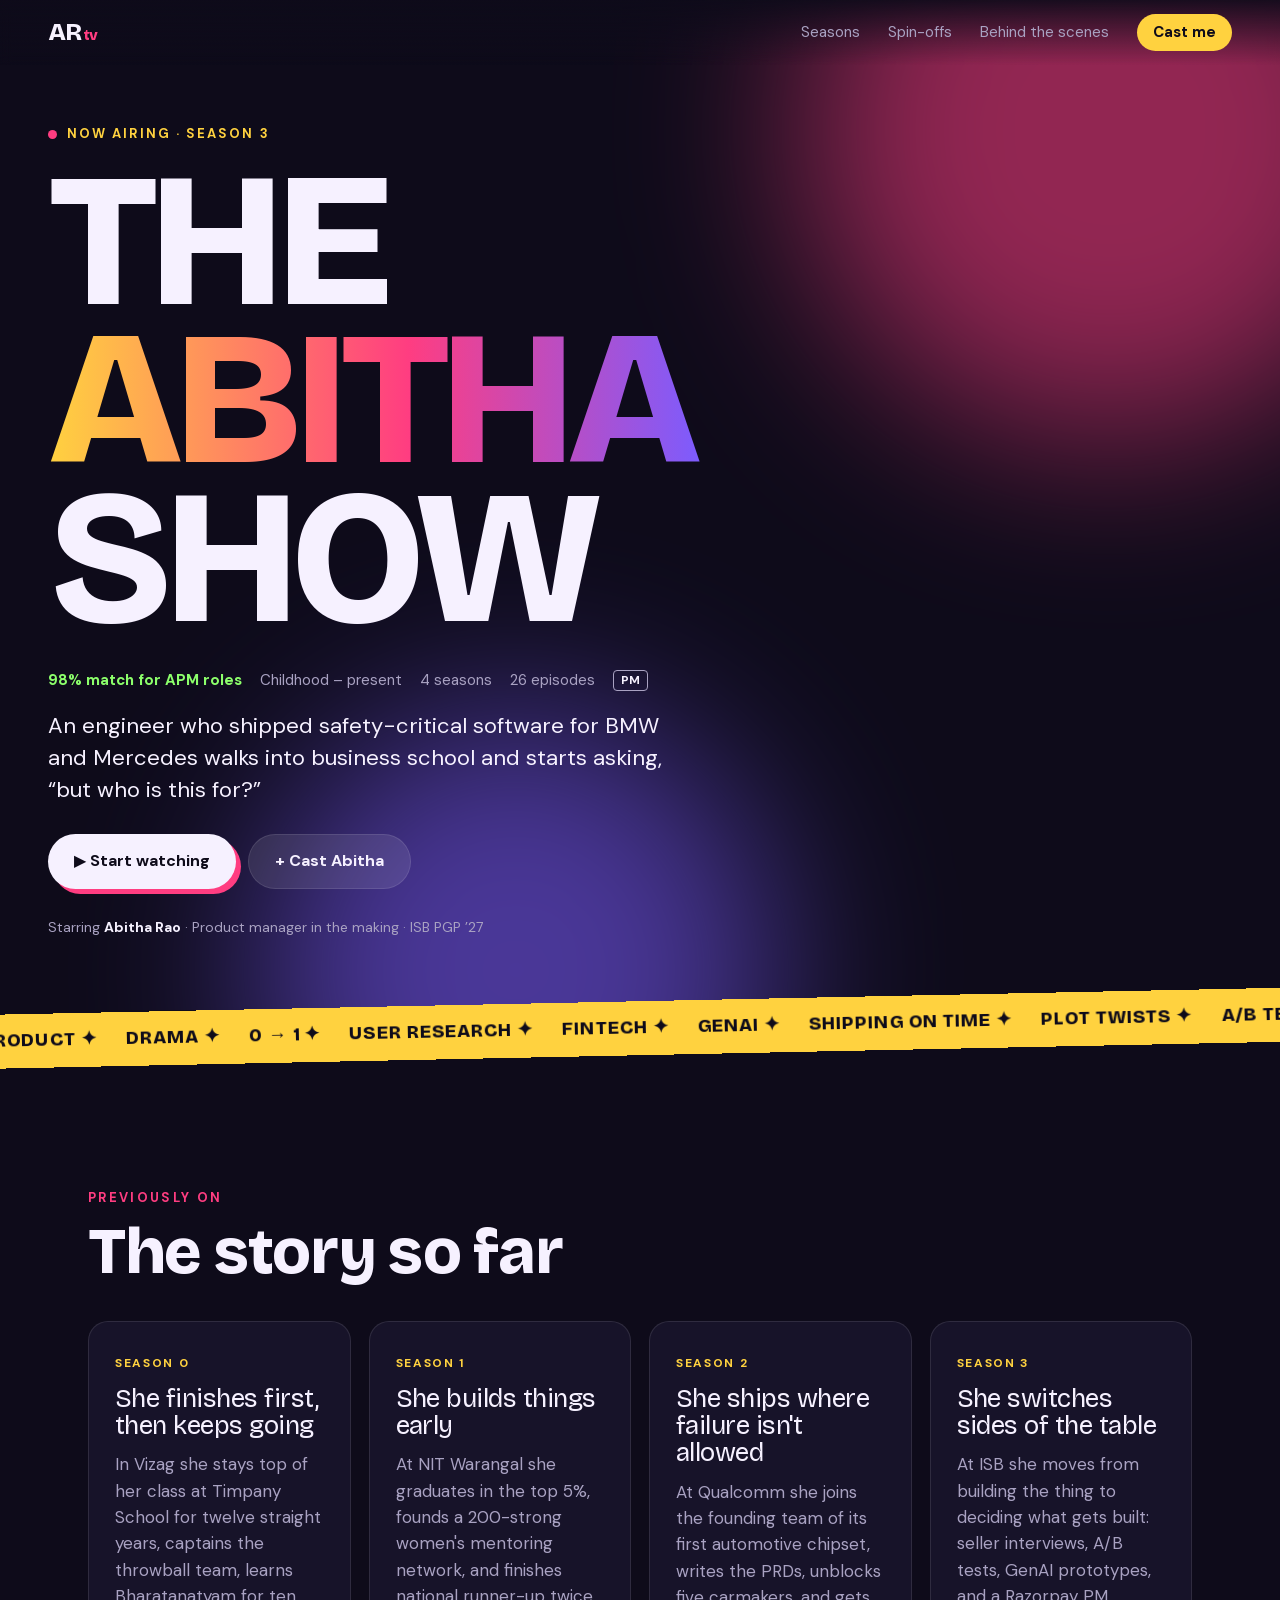
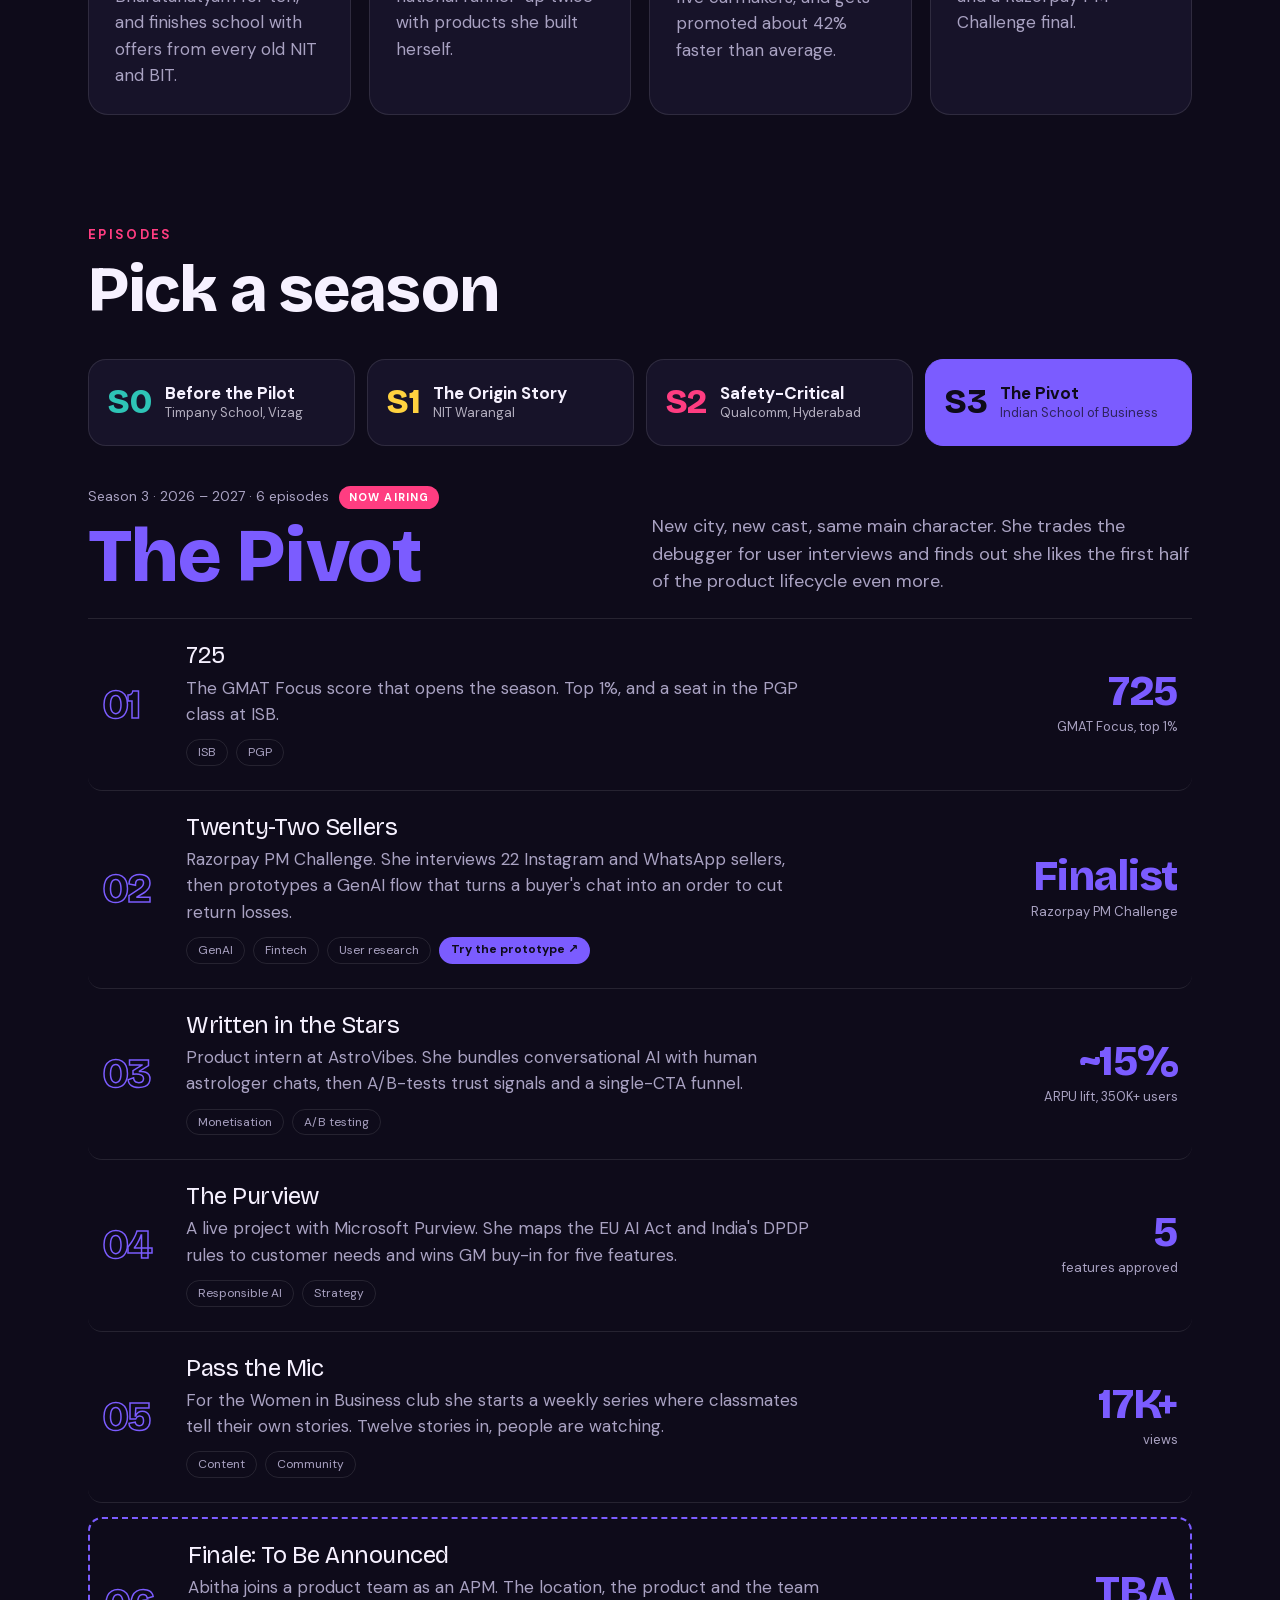
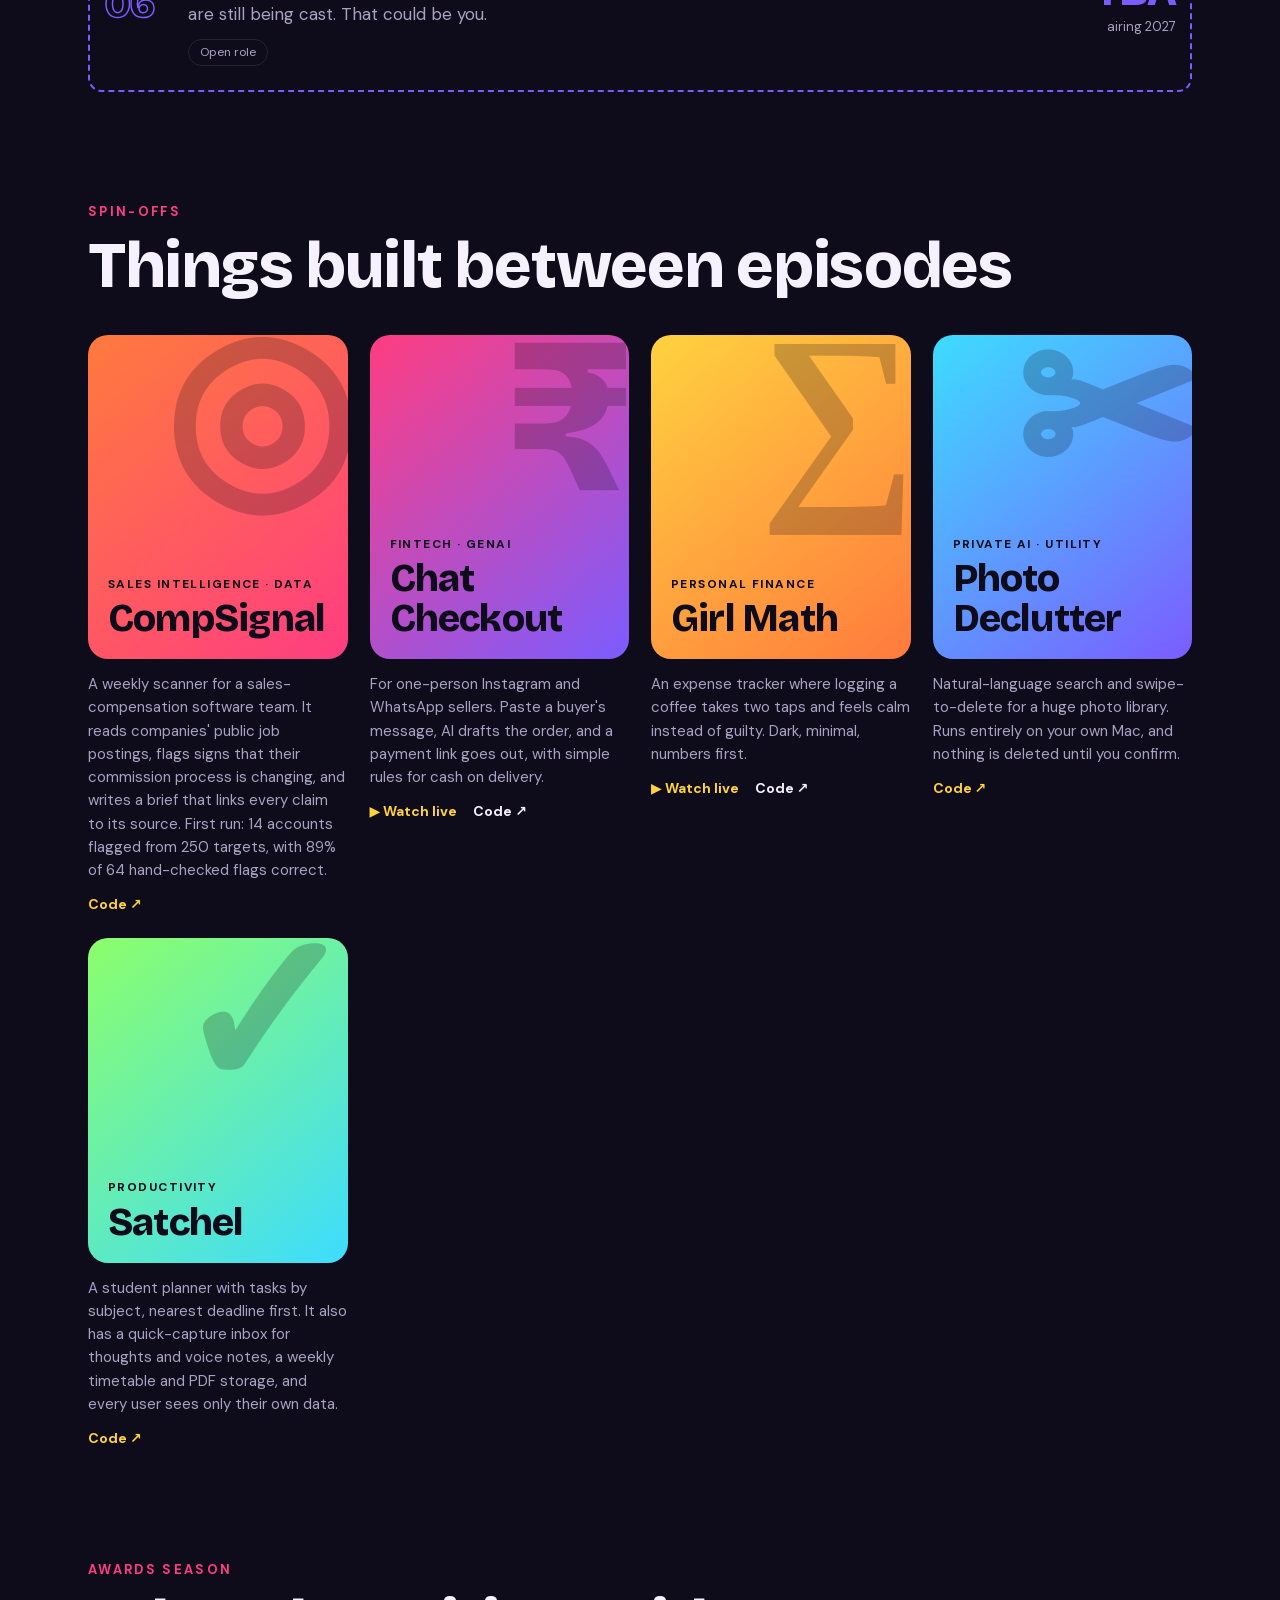
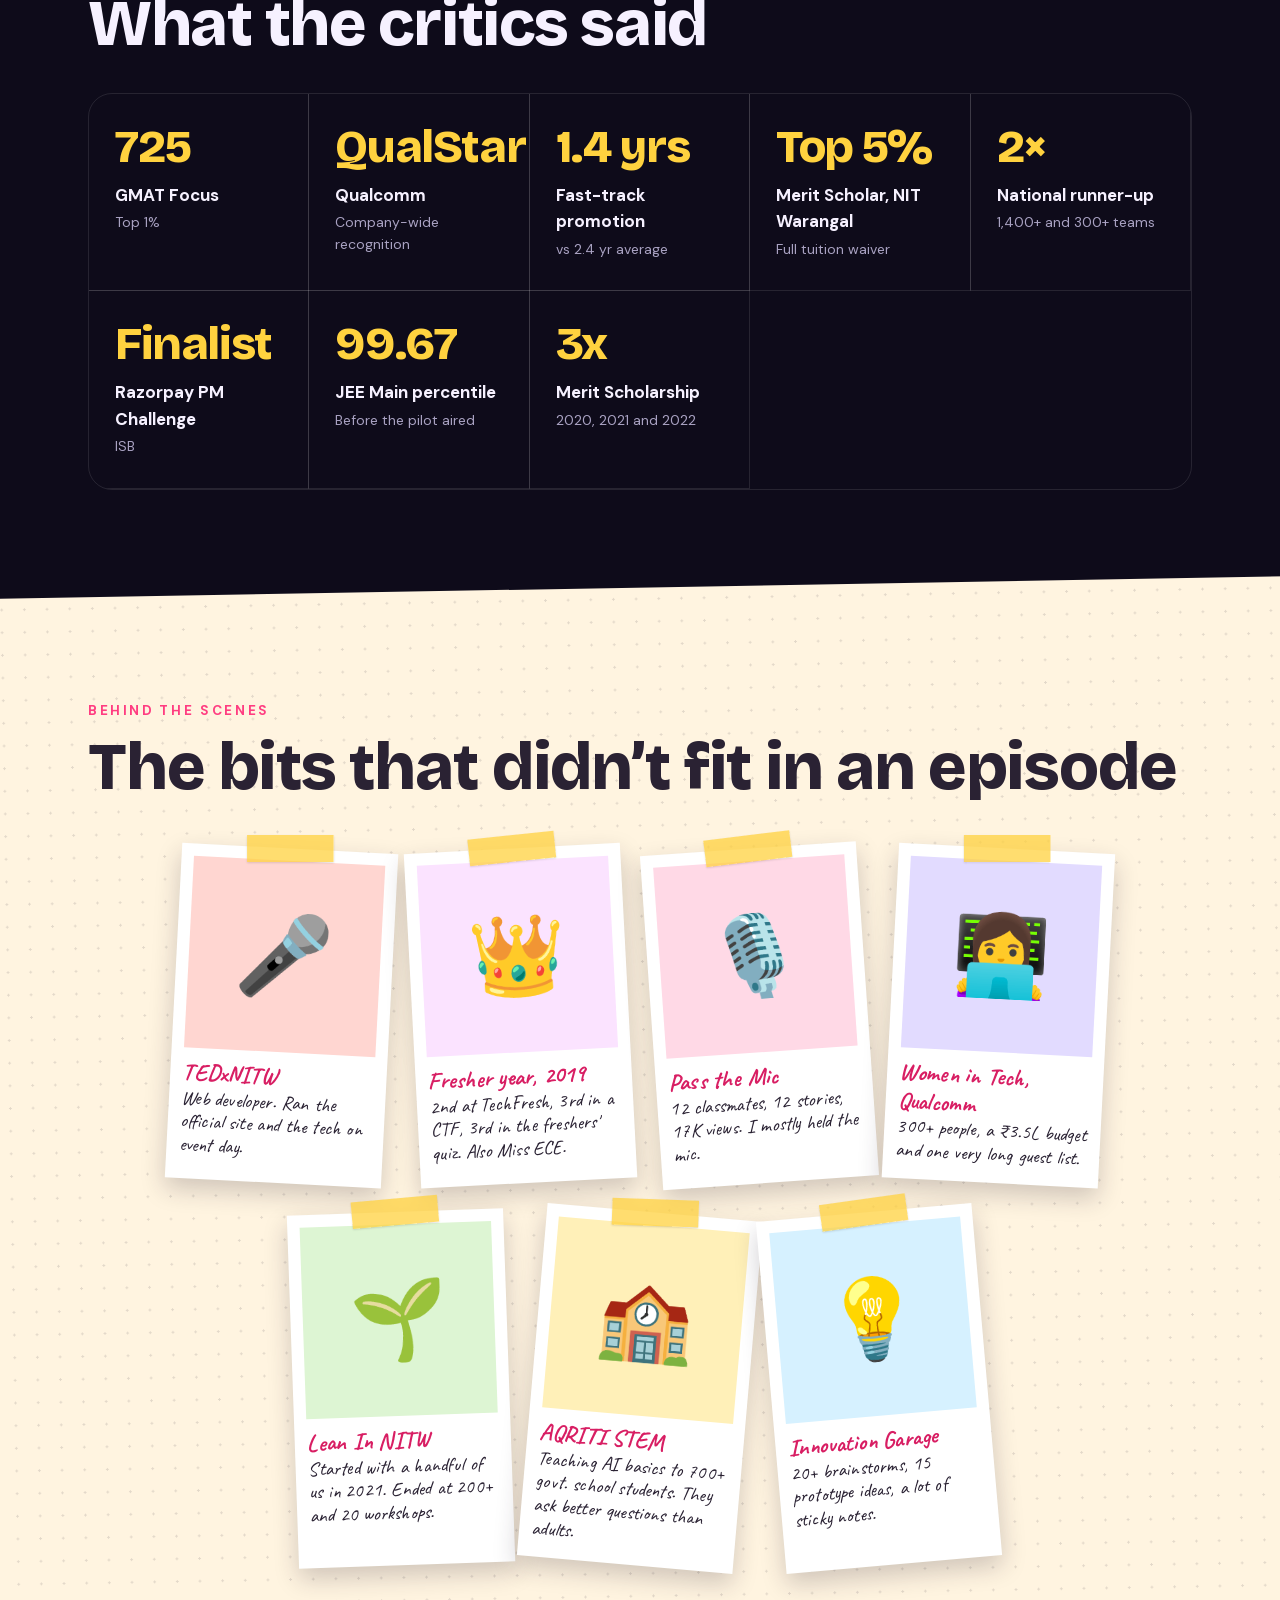
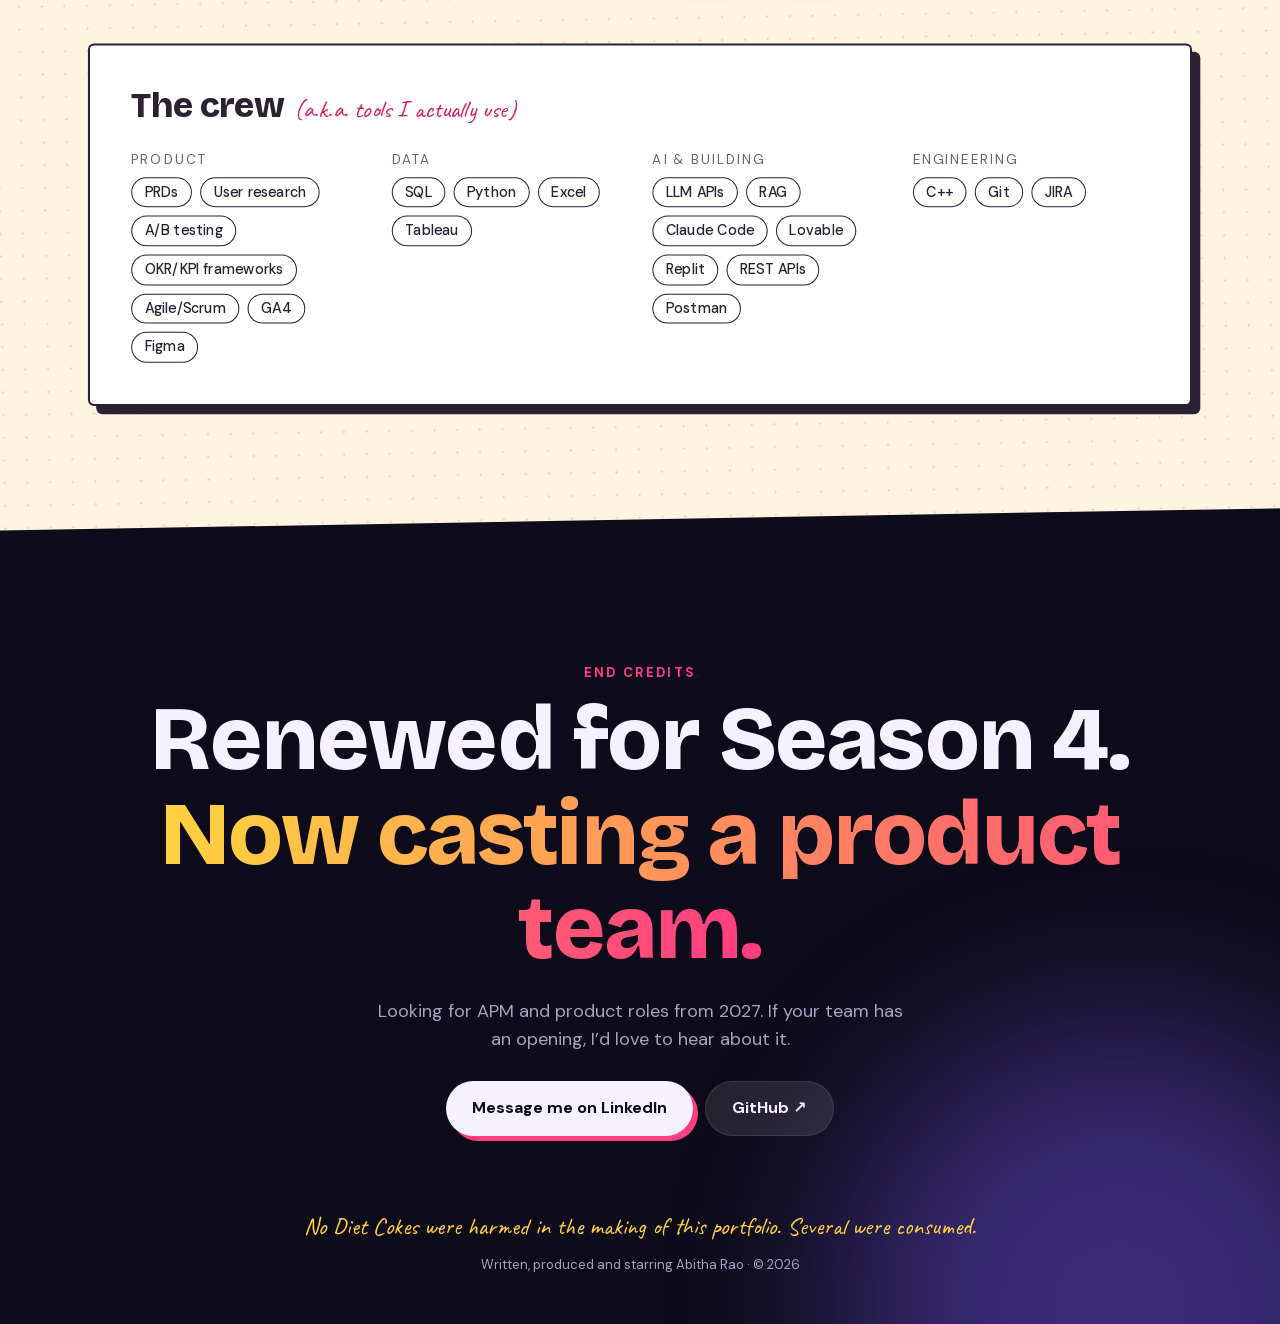
<file: index.html>
<!DOCTYPE html><html lang="en" class="_0pVUyW_variable VEr6JG_variable qhs43G_variable"><head><meta charSet="utf-8"/><meta name="viewport" content="width=device-width, initial-scale=1"/><link rel="preload" href="/_next/static/media/3679aa72a9b9035f-s.p.0h6ig86gwutp4.woff2" as="font" crossorigin="" type="font/woff2"/><link rel="preload" href="/_next/static/media/660acf689794c992-s.p.2_mbdogr7ni8i.woff2" as="font" crossorigin="" type="font/woff2"/><link rel="preload" href="/_next/static/media/8056169c9d560660-s.p.41rroleoq1br7.woff2" as="font" crossorigin="" type="font/woff2"/><link rel="stylesheet" href="/_next/static/chunks/01e4cfctj1p4c.css" data-precedence="next"/><link rel="preload" as="script" fetchPriority="low" href="/_next/static/chunks/0j1we3cwg31qe.js"/><script src="/_next/static/chunks/1cuyxw6v18rxx.js" async=""></script><script src="/_next/static/chunks/39_j1bdzreq0m.js" async=""></script><script src="/_next/static/chunks/turbopack-2u1d16houkiyo.js" async=""></script><script src="/_next/static/chunks/3qfy96eoyh-ek.js" async=""></script><script src="/_next/static/chunks/35r_bditzy97j.js" async=""></script><meta name="next-size-adjust" content=""/><title>The Abitha Show</title><meta name="description" content="Abitha Rao&#x27;s product management portfolio, told as three seasons: NIT Warangal, Qualcomm and ISB."/><link rel="icon" href="/favicon.ico?favicon.117ezoe8m31dk.ico" sizes="48x48" type="image/x-icon"/><script src="/_next/static/chunks/0cz1d0mv5g_q7.js" noModule=""></script></head><body><div hidden=""><!--$--><!--/$--></div><main><header class="nav"><a href="#top" class="nav-logo">AR<span>tv</span></a><nav><a href="#seasons">Seasons</a><a href="#spinoffs">Spin-offs</a><a href="#bts">Behind the scenes</a><a href="#credits" class="nav-cta">Cast me</a></nav></header><section class="hero" id="top"><div class="blob blob-a"></div><div class="blob blob-b"></div><div class="hero-inner"><p class="eyebrow"><span class="dot"></span> Now airing · Season 3</p><h1 class="title"><span>The</span><span class="title-name">Abitha</span><span>Show</span></h1><p class="hero-meta"><b>98% match for APM roles</b><span>Childhood – present</span><span>4<!-- --> seasons</span><span>26<!-- --> episodes</span><span class="rating">PM</span></p><p class="hero-tagline">An engineer who shipped safety-critical software for BMW and Mercedes walks into business school and starts asking, “but who is this for?”</p><div class="hero-actions"><a href="#seasons" class="btn btn-primary">▶ Start watching</a><a href="#credits" class="btn btn-ghost">+ Cast Abitha</a></div><p class="starring">Starring <strong>Abitha Rao</strong> · Product manager in the making · ISB PGP ’27</p></div></section><div class="ticker" aria-hidden="true"><div class="ticker-track"><span>Product<!-- --> ✦</span><span>Drama<!-- --> ✦</span><span>0 → 1<!-- --> ✦</span><span>User research<!-- --> ✦</span><span>Fintech<!-- --> ✦</span><span>GenAI<!-- --> ✦</span><span>Shipping on time<!-- --> ✦</span><span>Plot twists<!-- --> ✦</span><span>A/B tests<!-- --> ✦</span><span>Diet Coke<!-- --> ✦</span><span>Product<!-- --> ✦</span><span>Drama<!-- --> ✦</span><span>0 → 1<!-- --> ✦</span><span>User research<!-- --> ✦</span><span>Fintech<!-- --> ✦</span><span>GenAI<!-- --> ✦</span><span>Shipping on time<!-- --> ✦</span><span>Plot twists<!-- --> ✦</span><span>A/B tests<!-- --> ✦</span><span>Diet Coke<!-- --> ✦</span><span>Product<!-- --> ✦</span><span>Drama<!-- --> ✦</span><span>0 → 1<!-- --> ✦</span><span>User research<!-- --> ✦</span><span>Fintech<!-- --> ✦</span><span>GenAI<!-- --> ✦</span><span>Shipping on time<!-- --> ✦</span><span>Plot twists<!-- --> ✦</span><span>A/B tests<!-- --> ✦</span><span>Diet Coke<!-- --> ✦</span></div></div><section class="section" id="recap"><p class="section-kicker">Previously on</p><h2 class="section-title">The story so far</h2><div class="recap-grid"><article class="recap-card"><span>Season 0</span><h3>She finishes first, then keeps going</h3><p>In Vizag she stays top of her class at Timpany School for twelve straight years, captains the throwball team, learns Bharatanatyam for ten, and finishes school with offers from every old NIT and BIT.</p></article><article class="recap-card"><span>Season 1</span><h3>She builds things early</h3><p>At NIT Warangal she graduates in the top 5%, founds a 200-strong women&#x27;s mentoring network, and finishes national runner-up twice with products she built herself.</p></article><article class="recap-card"><span>Season 2</span><h3>She ships where failure isn&#x27;t allowed</h3><p>At Qualcomm she joins the founding team of its first automotive chipset, writes the PRDs, unblocks five carmakers, and gets promoted about 42% faster than average.</p></article><article class="recap-card"><span>Season 3</span><h3>She switches sides of the table</h3><p>At ISB she moves from building the thing to deciding what gets built: seller interviews, A/B tests, GenAI prototypes, and a Razorpay PM Challenge final.</p></article></div></section><section class="section" id="seasons"><p class="section-kicker">Episodes</p><h2 class="section-title">Pick a season</h2><div style="--season:#7B5CFF"><div class="season-tabs" role="tablist" aria-label="Seasons"><button role="tab" aria-selected="false" class="season-tab " style="--season:#2EC4B6"><span class="season-tab-num">S<!-- -->0</span><span class="season-tab-text"><strong>Before the Pilot</strong><small>Timpany School, Vizag</small></span></button><button role="tab" aria-selected="false" class="season-tab " style="--season:#FFD23F"><span class="season-tab-num">S<!-- -->1</span><span class="season-tab-text"><strong>The Origin Story</strong><small>NIT Warangal</small></span></button><button role="tab" aria-selected="false" class="season-tab " style="--season:#FF3D81"><span class="season-tab-num">S<!-- -->2</span><span class="season-tab-text"><strong>Safety-Critical</strong><small>Qualcomm, Hyderabad</small></span></button><button role="tab" aria-selected="true" class="season-tab is-active" style="--season:#7B5CFF"><span class="season-tab-num">S<!-- -->3</span><span class="season-tab-text"><strong>The Pivot</strong><small>Indian School of Business</small></span></button></div><div class="season-head"><div><p class="season-meta">Season <!-- -->3<!-- --> · <!-- -->2026 – 2027<!-- --> · <!-- -->6<!-- --> episodes<span class="live-pill">Now airing</span></p><h3 class="season-title">The Pivot</h3></div><p class="season-synopsis">New city, new cast, same main character. She trades the debugger for user interviews and finds out she likes the first half of the product lifecycle even more.</p></div><ol class="episodes"><li class="episode " style="animation-delay:0ms"><span class="ep-num">01</span><div class="ep-body"><h4>725</h4><p>The GMAT Focus score that opens the season. Top 1%, and a seat in the PGP class at ISB.</p><div class="ep-tags"><span>ISB</span><span>PGP</span></div></div><div class="ep-stat"><strong>725</strong><small>GMAT Focus, top 1%</small></div></li><li class="episode " style="animation-delay:50ms"><span class="ep-num">02</span><div class="ep-body"><h4>Twenty-Two Sellers</h4><p>Razorpay PM Challenge. She interviews 22 Instagram and WhatsApp sellers, then prototypes a GenAI flow that turns a buyer&#x27;s chat into an order to cut return losses.</p><div class="ep-tags"><span>GenAI</span><span>Fintech</span><span>User research</span><a href="https://razorpay-order-link.lovable.app" target="_blank" rel="noreferrer">Try the prototype<!-- --> ↗</a></div></div><div class="ep-stat"><strong>Finalist</strong><small>Razorpay PM Challenge</small></div></li><li class="episode " style="animation-delay:100ms"><span class="ep-num">03</span><div class="ep-body"><h4>Written in the Stars</h4><p>Product intern at AstroVibes. She bundles conversational AI with human astrologer chats, then A/B-tests trust signals and a single-CTA funnel.</p><div class="ep-tags"><span>Monetisation</span><span>A/B testing</span></div></div><div class="ep-stat"><strong>~15%</strong><small>ARPU lift, 350K+ users</small></div></li><li class="episode " style="animation-delay:150ms"><span class="ep-num">04</span><div class="ep-body"><h4>The Purview</h4><p>A live project with Microsoft Purview. She maps the EU AI Act and India&#x27;s DPDP rules to customer needs and wins GM buy-in for five features.</p><div class="ep-tags"><span>Responsible AI</span><span>Strategy</span></div></div><div class="ep-stat"><strong>5</strong><small>features approved</small></div></li><li class="episode " style="animation-delay:200ms"><span class="ep-num">05</span><div class="ep-body"><h4>Pass the Mic</h4><p>For the Women in Business club she starts a weekly series where classmates tell their own stories. Twelve stories in, people are watching.</p><div class="ep-tags"><span>Content</span><span>Community</span></div></div><div class="ep-stat"><strong>17K+</strong><small>views</small></div></li><li class="episode is-upcoming" style="animation-delay:250ms"><span class="ep-num">06</span><div class="ep-body"><h4>Finale: To Be Announced</h4><p>Abitha joins a product team as an APM. The location, the product and the team are still being cast. That could be you.</p><div class="ep-tags"><span>Open role</span></div></div><div class="ep-stat"><strong>TBA</strong><small>airing 2027</small></div></li></ol></div></section><section class="section" id="spinoffs"><p class="section-kicker">Spin-offs</p><h2 class="section-title">Things built between episodes</h2><div class="poster-grid"><article class="poster"><div class="poster-art" style="background:linear-gradient(140deg, #FF7A3D, #FF3D81)"><span class="poster-mark">◎</span><span class="poster-genre">Sales intelligence · Data</span><h3>CompSignal</h3></div><p>A weekly scanner for a sales-compensation software team. It reads companies&#x27; public job postings, flags signs that their commission process is changing, and writes a brief that links every claim to its source. First run: 14 accounts flagged from 250 targets, with 89% of 64 hand-checked flags correct.</p><div class="poster-links"><a href="https://github.com/Abitha-Rao/compsignal" target="_blank" rel="noreferrer">Code ↗</a></div></article><article class="poster"><div class="poster-art" style="background:linear-gradient(140deg, #FF3D81, #7B5CFF)"><span class="poster-mark">₹</span><span class="poster-genre">Fintech · GenAI</span><h3>Chat Checkout</h3></div><p>For one-person Instagram and WhatsApp sellers. Paste a buyer&#x27;s message, AI drafts the order, and a payment link goes out, with simple rules for cash on delivery.</p><div class="poster-links"><a href="https://razorpay-order-link.lovable.app" target="_blank" rel="noreferrer">▶ Watch live</a><a href="https://github.com/Abitha-Rao/Razorpay-SMB" target="_blank" rel="noreferrer">Code ↗</a></div></article><article class="poster"><div class="poster-art" style="background:linear-gradient(140deg, #FFD23F, #FF7A3D)"><span class="poster-mark">∑</span><span class="poster-genre">Personal finance</span><h3>Girl Math</h3></div><p>An expense tracker where logging a coffee takes two taps and feels calm instead of guilty. Dark, minimal, numbers first.</p><div class="poster-links"><a href="https://luxe-cents.lovable.app" target="_blank" rel="noreferrer">▶ Watch live</a><a href="https://github.com/Abitha-Rao/GirlMath" target="_blank" rel="noreferrer">Code ↗</a></div></article><article class="poster"><div class="poster-art" style="background:linear-gradient(140deg, #3DDCFF, #7B5CFF)"><span class="poster-mark">✂</span><span class="poster-genre">Private AI · Utility</span><h3>Photo Declutter</h3></div><p>Natural-language search and swipe-to-delete for a huge photo library. Runs entirely on your own Mac, and nothing is deleted until you confirm.</p><div class="poster-links"><a href="https://github.com/Abitha-Rao/gallery-declutter" target="_blank" rel="noreferrer">Code ↗</a></div></article><article class="poster"><div class="poster-art" style="background:linear-gradient(140deg, #8CFF6B, #3DDCFF)"><span class="poster-mark">✓</span><span class="poster-genre">Productivity</span><h3>Satchel</h3></div><p>A student planner with tasks by subject, nearest deadline first. It also has a quick-capture inbox for thoughts and voice notes, a weekly timetable and PDF storage, and every user sees only their own data.</p><div class="poster-links"><a href="https://github.com/Abitha-Rao/Satchel-StudyPlanner" target="_blank" rel="noreferrer">Code ↗</a></div></article></div></section><section class="section" id="awards"><p class="section-kicker">Awards season</p><h2 class="section-title">What the critics said</h2><div class="awards-grid"><div class="award"><strong>725</strong><span>GMAT Focus</span><small>Top 1%</small></div><div class="award"><strong>QualStar</strong><span>Qualcomm</span><small>Company-wide recognition</small></div><div class="award"><strong>1.4 yrs</strong><span>Fast-track promotion</span><small>vs 2.4 yr average</small></div><div class="award"><strong>Top 5%</strong><span>Merit Scholar, NIT Warangal</span><small>Full tuition waiver</small></div><div class="award"><strong>2×</strong><span>National runner-up</span><small>1,400+ and 300+ teams</small></div><div class="award"><strong>Finalist</strong><span>Razorpay PM Challenge</span><small>ISB</small></div><div class="award"><strong>99.67</strong><span>JEE Main percentile</span><small>Before the pilot aired</small></div><div class="award"><strong>3x</strong><span>Merit Scholarship</span><small>2020, 2021 and 2022</small></div></div></section><section class="bts" id="bts"><div class="bts-inner"><p class="section-kicker">Behind the scenes</p><h2 class="section-title">The bits that didn’t fit in an episode</h2><div class="polaroids"><figure class="polaroid" style="--tilt:3deg"><span class="tape"></span><div class="polaroid-photo" style="background:#FFD6D1">🎤</div><figcaption><strong>TEDxNITW</strong>Web developer. Ran the official site and the tech on event day.</figcaption></figure><figure class="polaroid" style="--tilt:-3deg"><span class="tape"></span><div class="polaroid-photo" style="background:#FBE3FF">👑</div><figcaption><strong>Fresher year, 2019</strong>2nd at TechFresh, 3rd in a CTF, 3rd in the freshers&#x27; quiz. Also Miss ECE.</figcaption></figure><figure class="polaroid" style="--tilt:-4deg"><span class="tape"></span><div class="polaroid-photo" style="background:#FFD9E6">🎙️</div><figcaption><strong>Pass the Mic</strong>12 classmates, 12 stories, 17K views. I mostly held the mic.</figcaption></figure><figure class="polaroid" style="--tilt:3deg"><span class="tape"></span><div class="polaroid-photo" style="background:#E2DBFF">👩‍💻</div><figcaption><strong>Women in Tech, Qualcomm</strong>300+ people, a ₹3.5L budget and one very long guest list.</figcaption></figure><figure class="polaroid" style="--tilt:-2deg"><span class="tape"></span><div class="polaroid-photo" style="background:#DDF5D3">🌱</div><figcaption><strong>Lean In NITW</strong>Started with a handful of us in 2021. Ended at 200+ and 20 workshops.</figcaption></figure><figure class="polaroid" style="--tilt:5deg"><span class="tape"></span><div class="polaroid-photo" style="background:#FFF0B8">🏫</div><figcaption><strong>AQRITI STEM</strong>Teaching AI basics to 700+ govt. school students. They ask better questions than adults.</figcaption></figure><figure class="polaroid" style="--tilt:-5deg"><span class="tape"></span><div class="polaroid-photo" style="background:#D6F1FF">💡</div><figcaption><strong>Innovation Garage</strong>20+ brainstorms, 15 prototype ideas, a lot of sticky notes.</figcaption></figure></div><div class="crew"><h3>The crew</h3><p class="crew-note">(a.k.a. tools I actually use)</p><div class="crew-grid"><div><h4>Product</h4><ul><li>PRDs</li><li>User research</li><li>A/B testing</li><li>OKR/KPI frameworks</li><li>Agile/Scrum</li><li>GA4</li><li>Figma</li></ul></div><div><h4>Data</h4><ul><li>SQL</li><li>Python</li><li>Excel</li><li>Tableau</li></ul></div><div><h4>AI &amp; building</h4><ul><li>LLM APIs</li><li>RAG</li><li>Claude Code</li><li>Lovable</li><li>Replit</li><li>REST APIs</li><li>Postman</li></ul></div><div><h4>Engineering</h4><ul><li>C++</li><li>Git</li><li>JIRA</li></ul></div></div></div></div></section><footer class="credits" id="credits"><div class="blob blob-c"></div><p class="section-kicker">End credits</p><h2>Renewed for Season 4.<br/><em>Now casting a product team.</em></h2><p class="credits-sub">Looking for APM and product roles from 2027. If your team has an opening, I’d love to hear about it.</p><div class="hero-actions"><a href="https://www.linkedin.com/in/abitha-rao-5293401a7/" target="_blank" rel="noreferrer" class="btn btn-primary">Message me on LinkedIn</a><a href="https://github.com/Abitha-Rao" target="_blank" rel="noreferrer" class="btn btn-ghost">GitHub ↗</a></div><p class="disclaimer">No Diet Cokes were harmed in the making of this portfolio. Several were consumed.</p><p class="copyright">Written, produced and starring <!-- -->Abitha Rao<!-- --> · © 2026</p></footer></main><!--$--><!--/$--><script id="_R_">(globalThis["TURBOPACK"] || (globalThis["TURBOPACK"] = [])).push({"otherChunks":["static/chunks/0j1we3cwg31qe.js","static/chunks/1cuyxw6v18rxx.js","static/chunks/39_j1bdzreq0m.js"],"runtimeModuleIds":[94553]});</script><script src="/_next/static/chunks/0j1we3cwg31qe.js" async=""></script><script>(self.__next_f=self.__next_f||[]).push([0])</script><script>self.__next_f.push([1,"1:\"$Sreact.fragment\"\n2:\"/_next/static/chunks/3qfy96eoyh-ek.js\"\n3:I[39756,[\"$2\"],\"default\"]\n4:I[37457,[\"$2\"],\"default\"]\n18:\"ViewportBoundary\"\n19:I[97367,[\"$2\"],\"$18\"]\n1b:\"MetadataBoundary\"\n1c:I[97367,[\"$2\"],\"$1b\"]\n1d:\"$Sreact.suspense\"\n1f:I[68027,[\"$2\"],\"default\",1]\n:HL[\"/_next/static/chunks/01e4cfctj1p4c.css\",\"style\"]\n:HL[\"/_next/static/media/3679aa72a9b9035f-s.p.0h6ig86gwutp4.woff2\",\"font\",{\"crossOrigin\":\"\",\"type\":\"font/woff2\"}]\n:HL[\"/_next/static/media/660acf689794c992-s.p.2_mbdogr7ni8i.woff2\",\"font\",{\"crossOrigin\":\"\",\"type\":\"font/woff2\"}]\n:HL[\"/_next/static/media/8056169c9d560660-s.p.41rroleoq1br7.woff2\",\"font\",{\"crossOrigin\":\"\",\"type\":\"font/woff2\"}]\n"])</script><script>self.__next_f.push([1,"5:[[\"children\",{\"s\":\"__PAGE__\",\"h\":512,\"d\":{\"r\":[\"$\",\"$1\",\"c\",{\"children\":[[\"$\",\"main\",null,{\"children\":[[\"$\",\"header\",null,{\"className\":\"nav\",\"children\":[[\"$\",\"a\",null,{\"href\":\"#top\",\"className\":\"nav-logo\",\"children\":[\"AR\",[\"$\",\"span\",null,{\"children\":\"tv\"}]]}],[\"$\",\"nav\",null,{\"children\":[[\"$\",\"a\",null,{\"href\":\"#seasons\",\"children\":\"Seasons\"}],[\"$\",\"a\",null,{\"href\":\"#spinoffs\",\"children\":\"Spin-offs\"}],[\"$\",\"a\",null,{\"href\":\"#bts\",\"children\":\"Behind the scenes\"}],[\"$\",\"a\",null,{\"href\":\"#credits\",\"className\":\"nav-cta\",\"children\":\"Cast me\"}]]}]]}],[\"$\",\"section\",null,{\"className\":\"hero\",\"id\":\"top\",\"children\":[[\"$\",\"div\",null,{\"className\":\"blob blob-a\"}],[\"$\",\"div\",null,{\"className\":\"blob blob-b\"}],[\"$\",\"div\",null,{\"className\":\"hero-inner\",\"children\":[[\"$\",\"p\",null,{\"className\":\"eyebrow\",\"children\":[[\"$\",\"span\",null,{\"className\":\"dot\"}],\" Now airing · Season 3\"]}],[\"$\",\"h1\",null,{\"className\":\"title\",\"children\":[[\"$\",\"span\",null,{\"children\":\"The\"}],[\"$\",\"span\",null,{\"className\":\"title-name\",\"children\":\"Abitha\"}],[\"$\",\"span\",null,{\"children\":\"Show\"}]]}],[\"$\",\"p\",null,{\"className\":\"hero-meta\",\"children\":[[\"$\",\"b\",null,{\"children\":\"98% match for APM roles\"}],[\"$\",\"span\",null,{\"children\":\"Childhood – present\"}],[\"$\",\"span\",null,{\"children\":[4,\" seasons\"]}],[\"$\",\"span\",null,{\"children\":[26,\" episodes\"]}],[\"$\",\"span\",null,{\"className\":\"rating\",\"children\":\"PM\"}]]}],[\"$\",\"p\",null,{\"className\":\"hero-tagline\",\"children\":\"An engineer who shipped safety-critical software for BMW and Mercedes walks into business school and starts asking, “but who is this for?”\"}],[\"$\",\"div\",null,{\"className\":\"hero-actions\",\"children\":[[\"$\",\"a\",null,{\"href\":\"#seasons\",\"className\":\"btn btn-primary\",\"children\":\"▶ Start watching\"}],[\"$\",\"a\",null,{\"href\":\"#credits\",\"className\":\"btn btn-ghost\",\"children\":\"+ Cast Abitha\"}]]}],[\"$\",\"p\",null,{\"className\":\"starring\",\"children\":[\"Starring \",[\"$\",\"strong\",null,{\"children\":\"Abitha Rao\"}],\" · Product manager in the making · ISB PGP ’27\"]}]]}]]}],[\"$\",\"div\",null,{\"className\":\"ticker\",\"aria-hidden\":\"true\",\"children\":[\"$\",\"div\",null,{\"className\":\"ticker-track\",\"children\":[[\"$\",\"span\",\"0\",{\"children\":[\"Product\",\" ✦\"]}],[\"$\",\"span\",\"1\",{\"children\":[\"Drama\",\" ✦\"]}],[\"$\",\"span\",\"2\",{\"children\":[\"0 → 1\",\" ✦\"]}],[\"$\",\"span\",\"3\",{\"children\":[\"User research\",\" ✦\"]}],[\"$\",\"span\",\"4\",{\"children\":[\"Fintech\",\" ✦\"]}],[\"$\",\"span\",\"5\",{\"children\":[\"GenAI\",\" ✦\"]}],[\"$\",\"span\",\"6\",{\"children\":[\"Shipping on time\",\" ✦\"]}],[\"$\",\"span\",\"7\",{\"children\":[\"Plot twists\",\" ✦\"]}],[\"$\",\"span\",\"8\",{\"children\":[\"A/B tests\",\" ✦\"]}],[\"$\",\"span\",\"9\",{\"children\":[\"Diet Coke\",\" ✦\"]}],[\"$\",\"span\",\"10\",{\"children\":[\"Product\",\" ✦\"]}],[\"$\",\"span\",\"11\",{\"children\":[\"Drama\",\" ✦\"]}],[\"$\",\"span\",\"12\",{\"children\":[\"0 → 1\",\" ✦\"]}],[\"$\",\"span\",\"13\",{\"children\":[\"User research\",\" ✦\"]}],[\"$\",\"span\",\"14\",{\"children\":[\"Fintech\",\" ✦\"]}],[\"$\",\"span\",\"15\",{\"children\":[\"GenAI\",\" ✦\"]}],[\"$\",\"span\",\"16\",{\"children\":[\"Shipping on time\",\" ✦\"]}],[\"$\",\"span\",\"17\",{\"children\":[\"Plot twists\",\" ✦\"]}],[\"$\",\"span\",\"18\",{\"children\":[\"A/B tests\",\" ✦\"]}],[\"$\",\"span\",\"19\",{\"children\":[\"Diet Coke\",\" ✦\"]}],\"$L6\",\"$L7\",\"$L8\",\"$L9\",\"$La\",\"$Lb\",\"$Lc\",\"$Ld\",\"$Le\",\"$Lf\"]}]}],\"$L10\",\"$L11\",\"$L12\",\"$L13\",\"$L14\",\"$L15\"]}],[\"$L16\"],\"$L17\"]}],\"p\":false,\"v\":null}}]]\n"])</script><script>self.__next_f.push([1,"0:{\"P\":null,\"c\":[\"\",\"\"],\"q\":\"\",\"i\":false,\"t\":{\"t\":{\"s\":\"\",\"h\":528,\"d\":{\"r\":[\"$\",\"$1\",\"c\",{\"children\":[[[\"$\",\"link\",\"0\",{\"rel\":\"stylesheet\",\"href\":\"/_next/static/chunks/01e4cfctj1p4c.css\",\"precedence\":\"next\",\"crossOrigin\":\"$undefined\",\"nonce\":\"$undefined\"}],[\"$\",\"script\",\"script-0\",{\"src\":\"/_next/static/chunks/3qfy96eoyh-ek.js\",\"async\":true,\"nonce\":\"$undefined\"}]],[\"$\",\"html\",null,{\"lang\":\"en\",\"className\":\"_0pVUyW_variable VEr6JG_variable qhs43G_variable\",\"children\":[\"$\",\"body\",null,{\"children\":[\"$\",\"$L3\",null,{\"parallelRouterKey\":\"children\",\"error\":\"$undefined\",\"errorStyles\":\"$undefined\",\"errorScripts\":\"$undefined\",\"template\":[\"$\",\"$L4\",null,{}],\"templateStyles\":\"$undefined\",\"templateScripts\":\"$undefined\",\"notFound\":[[[\"$\",\"title\",null,{\"children\":\"404: This page could not be found.\"}],[\"$\",\"div\",null,{\"style\":{\"fontFamily\":\"system-ui,\\\"Segoe UI\\\",Roboto,Helvetica,Arial,sans-serif,\\\"Apple Color Emoji\\\",\\\"Segoe UI Emoji\\\"\",\"height\":\"100vh\",\"textAlign\":\"center\",\"display\":\"flex\",\"flexDirection\":\"column\",\"alignItems\":\"center\",\"justifyContent\":\"center\"},\"children\":[\"$\",\"div\",null,{\"children\":[[\"$\",\"style\",null,{\"dangerouslySetInnerHTML\":{\"__html\":\"body{color:#000;background:#fff;margin:0}.next-error-h1{border-right:1px solid rgba(0,0,0,.3)}@media (prefers-color-scheme:dark){body{color:#fff;background:#000}.next-error-h1{border-right:1px solid rgba(255,255,255,.3)}}\"}}],[\"$\",\"h1\",null,{\"className\":\"next-error-h1\",\"style\":{\"display\":\"inline-block\",\"margin\":\"0 20px 0 0\",\"padding\":\"0 23px 0 0\",\"fontSize\":24,\"fontWeight\":500,\"verticalAlign\":\"top\",\"lineHeight\":\"49px\"},\"children\":404}],[\"$\",\"div\",null,{\"style\":{\"display\":\"inline-block\"},\"children\":[\"$\",\"h2\",null,{\"style\":{\"fontSize\":14,\"fontWeight\":400,\"lineHeight\":\"49px\",\"margin\":0},\"children\":\"This page could not be found.\"}]}]]}]}]],[]],\"forbidden\":\"$undefined\",\"unauthorized\":\"$undefined\"}]}]}]]}],\"p\":false,\"v\":null},\"c\":\"$Q5\"},\"h\":{\"r\":[\"$\",\"$1\",\"h\",{\"children\":[null,[\"$\",\"$L19\",null,{\"children\":\"$L1a\"}],[\"$\",\"$L1c\",null,{\"children\":[[\"$\",\"div\",null,{\"hidden\":true,\"children\":[\"$\",\"$1d\",null,{\"name\":\"Next.Metadata\",\"children\":\"$L1e\"}]}],null]}],[\"$\",\"meta\",null,{\"name\":\"next-size-adjust\",\"content\":\"\"}]]}],\"p\":false,\"v\":null}},\"m\":\"$undefined\",\"G\":[\"$1f\",[[\"$\",\"link\",\"0\",{\"rel\":\"stylesheet\",\"href\":\"/_next/static/chunks/01e4cfctj1p4c.css\",\"precedence\":\"next\",\"crossOrigin\":\"$undefined\",\"nonce\":\"$undefined\"}]]],\"S\":true,\"r\":\"$undefined\",\"s\":\"$undefined\",\"a\":\"$undefined\",\"l\":\"$undefined\",\"p\":\"$undefined\",\"d\":\"$undefined\",\"b\":\"3cMVY4dWWPrrCmbP5h-54\"}\n"])</script><script>self.__next_f.push([1,"20:\"/_next/static/chunks/35r_bditzy97j.js\"\n21:I[65065,[\"$2\",\"$20\"],\"default\"]\n23:I[97367,[\"$2\"],\"OutletBoundary\"]\n6:[\"$\",\"span\",\"20\",{\"children\":[\"Product\",\" ✦\"]}]\n7:[\"$\",\"span\",\"21\",{\"children\":[\"Drama\",\" ✦\"]}]\n8:[\"$\",\"span\",\"22\",{\"children\":[\"0 → 1\",\" ✦\"]}]\n9:[\"$\",\"span\",\"23\",{\"children\":[\"User research\",\" ✦\"]}]\na:[\"$\",\"span\",\"24\",{\"children\":[\"Fintech\",\" ✦\"]}]\nb:[\"$\",\"span\",\"25\",{\"children\":[\"GenAI\",\" ✦\"]}]\nc:[\"$\",\"span\",\"26\",{\"children\":[\"Shipping on time\",\" ✦\"]}]\nd:[\"$\",\"span\",\"27\",{\"children\":[\"Plot twists\",\" ✦\"]}]\ne:[\"$\",\"span\",\"28\",{\"children\":[\"A/B tests\",\" ✦\"]}]\nf:[\"$\",\"span\",\"29\",{\"children\":[\"Diet Coke\",\" ✦\"]}]\n"])</script><script>self.__next_f.push([1,"10:[\"$\",\"section\",null,{\"className\":\"section\",\"id\":\"recap\",\"children\":[[\"$\",\"p\",null,{\"className\":\"section-kicker\",\"children\":\"Previously on\"}],[\"$\",\"h2\",null,{\"className\":\"section-title\",\"children\":\"The story so far\"}],[\"$\",\"div\",null,{\"className\":\"recap-grid\",\"children\":[[\"$\",\"article\",\"Season 0\",{\"className\":\"recap-card\",\"children\":[[\"$\",\"span\",null,{\"children\":\"Season 0\"}],[\"$\",\"h3\",null,{\"children\":\"She finishes first, then keeps going\"}],[\"$\",\"p\",null,{\"children\":\"In Vizag she stays top of her class at Timpany School for twelve straight years, captains the throwball team, learns Bharatanatyam for ten, and finishes school with offers from every old NIT and BIT.\"}]]}],[\"$\",\"article\",\"Season 1\",{\"className\":\"recap-card\",\"children\":[[\"$\",\"span\",null,{\"children\":\"Season 1\"}],[\"$\",\"h3\",null,{\"children\":\"She builds things early\"}],[\"$\",\"p\",null,{\"children\":\"At NIT Warangal she graduates in the top 5%, founds a 200-strong women's mentoring network, and finishes national runner-up twice with products she built herself.\"}]]}],[\"$\",\"article\",\"Season 2\",{\"className\":\"recap-card\",\"children\":[[\"$\",\"span\",null,{\"children\":\"Season 2\"}],[\"$\",\"h3\",null,{\"children\":\"She ships where failure isn't allowed\"}],[\"$\",\"p\",null,{\"children\":\"At Qualcomm she joins the founding team of its first automotive chipset, writes the PRDs, unblocks five carmakers, and gets promoted about 42% faster than average.\"}]]}],[\"$\",\"article\",\"Season 3\",{\"className\":\"recap-card\",\"children\":[[\"$\",\"span\",null,{\"children\":\"Season 3\"}],[\"$\",\"h3\",null,{\"children\":\"She switches sides of the table\"}],[\"$\",\"p\",null,{\"children\":\"At ISB she moves from building the thing to deciding what gets built: seller interviews, A/B tests, GenAI prototypes, and a Razorpay PM Challenge final.\"}]]}]]}]]}]\n"])</script><script>self.__next_f.push([1,"11:[\"$\",\"section\",null,{\"className\":\"section\",\"id\":\"seasons\",\"children\":[[\"$\",\"p\",null,{\"className\":\"section-kicker\",\"children\":\"Episodes\"}],[\"$\",\"h2\",null,{\"className\":\"section-title\",\"children\":\"Pick a season\"}],[\"$\",\"$L21\",null,{\"seasons\":[{\"id\":\"s0\",\"number\":0,\"title\":\"Before the Pilot\",\"setting\":\"Timpany School, Vizag\",\"years\":\"Childhood – 2019\",\"synopsis\":\"A schoolgirl in Vizag keeps coming first, captains the throwball team, and has every old NIT and BIT to choose from by the end of it.\",\"color\":\"#2EC4B6\",\"episodes\":[{\"title\":\"Twelve Years Running\",\"logline\":\"Class valedictorian and General Proficiency Rank 1 at Timpany Secondary School, every year for twelve years in a row.\",\"stat\":\"12\",\"statLabel\":\"years at Rank 1\",\"tags\":[\"Academics\",\"Consistency\"]},{\"title\":\"Captain on the Court\",\"logline\":\"Captain of the school throwball team, on top of the rank-one report cards.\",\"stat\":\"Captain\",\"statLabel\":\"school throwball team\",\"tags\":[\"Sport\",\"Leadership\"]},{\"title\":\"Ten Years of Bharatanatyam\",\"logline\":\"Alongside school, she learns Bharatanatyam in Vizag for ten years: the classical Indian dance form that rewards hours of unglamorous practice.\",\"stat\":\"10\",\"statLabel\":\"years of Bharatanatyam\",\"tags\":[\"Dance\",\"Discipline\"]},{\"title\":\"Finale: Every Door Open\",\"logline\":\"99.67 percentile in JEE Main and 342/450 in BITSAT, both in 2019. Every old NIT and BIT offers her a seat, and she picks Warangal.\",\"stat\":\"99.67\",\"statLabel\":\"JEE Main percentile\",\"tags\":[\"JEE Main\",\"BITSAT\"]}]},{\"id\":\"s1\",\"number\":1,\"title\":\"The Origin Story\",\"setting\":\"NIT Warangal\",\"years\":\"2019 – 2023\",\"synopsis\":\"An electronics undergrad keeps getting distracted by a better question than “how does it work?”, namely “who needs it?”\",\"color\":\"#FFD23F\",\"episodes\":[{\"title\":\"Pilot: Go Corona Go\",\"logline\":\"Lockdown, 2020. She builds an interactive game that teaches hand hygiene to students at her old school, Timpany. First product, first users.\",\"stat\":\"300+\",\"statLabel\":\"students played\",\"tags\":[\"Python\",\"Social impact\"],\"link\":{\"label\":\"See the code\",\"href\":\"https://github.com/Abitha-Rao/GoCoronaGo\"}},{\"title\":\"Lean In\",\"logline\":\"She founds the Lean In chapter on campus, builds a mentor-mentee network, and runs career workshops and financial literacy sessions for young girls.\",\"stat\":\"200+\",\"statLabel\":\"women in the network\",\"tags\":[\"Founder\",\"Community\"]},{\"title\":\"Five Thousand Students\",\"logline\":\"As UI/UX designer on the App Team she wireframes and user-tests the campus app so finding an event stops being a treasure hunt.\",\"stat\":\"5K+\",\"statLabel\":\"students served\",\"tags\":[\"UX\",\"User testing\"]},{\"title\":\"The Heist\",\"logline\":\"Case-O-Heist, BIT Sindri. Her team pitches an ML model that scores credit risk for peer-to-peer lending and walks out with the prize money.\",\"stat\":\"Top 2\",\"statLabel\":\"of 300+ teams\",\"tags\":[\"Fintech\",\"ML\",\"Case comp\"]},{\"title\":\"Ikshana\",\"logline\":\"A gamified app that helps visually impaired children aged 3 to 10 build listening and memory skills, shaped by conversations with their parents. It places second at the All-India Open Innovation Challenge and is offered funding and incubation.\",\"stat\":\"Top 2\",\"statLabel\":\"of 1,400+ teams\",\"tags\":[\"0→1\",\"User interviews\",\"Incubated\"]},{\"title\":\"1.3 Seconds\",\"logline\":\"Summer internship at Qualcomm. A lag that makes XR users queasy drops from 1.3s to 0.8s, ships to 10+ flagship chipsets, and earns her a full-time offer.\",\"stat\":\"38%\",\"statLabel\":\"less latency\",\"tags\":[\"Qualcomm\",\"Internship\"]},{\"title\":\"The Calculator\",\"logline\":\"Second internship. She builds a compute-performance calculator that twelve engineers adopt, because nobody enjoys measuring by hand.\",\"stat\":\"96%\",\"statLabel\":\"less measuring time\",\"tags\":[\"Tooling\",\"Adoption\"]},{\"title\":\"Finale: The General Secretary\",\"logline\":\"Executive in first year, Joint Secretary in third, then elected General Secretary of the ECE Association, the bridge between faculty and 700+ students. She graduates a Merit Scholar with a full tuition waiver.\",\"stat\":\"80+\",\"statLabel\":\"events executed\",\"tags\":[\"Leadership\",\"Top 5%\"]}]},{\"id\":\"s2\",\"number\":2,\"title\":\"Safety-Critical\",\"setting\":\"Qualcomm, Hyderabad\",\"years\":\"2023 – 2026\",\"synopsis\":\"A founding-team engineer on Qualcomm's first automotive chipset learns that the hard part is rarely the code. It's five carmakers, three teams and one deadline.\",\"color\":\"#FF3D81\",\"episodes\":[{\"title\":\"Zero to One\",\"logline\":\"She builds a core subsystem from scratch. The architecture is adopted across the first three flagship product lines.\",\"stat\":\"0→1\",\"statLabel\":\"across 3 product lines\",\"tags\":[\"Platform\",\"Ownership\"]},{\"title\":\"ASIL-D\",\"logline\":\"Shipping under ISO 26262 ASIL-D, the strictest safety standard in the industry. “It mostly works” is not a release criterion.\",\"stat\":\"99%\",\"statLabel\":\"code coverage\",\"tags\":[\"Compliance\",\"Quality\"]},{\"title\":\"The Hotfix\",\"logline\":\"A multi-million-dollar milestone is about to slip. She lines up critical hotfixes across teams and the date holds.\",\"stat\":\"2 wks\",\"statLabel\":\"of delay averted\",\"tags\":[\"Risk\",\"Cross-team\"]},{\"title\":\"The PRDs\",\"logline\":\"Five customer-requested features, each with a PRD and acceptance criteria she wrote, delivered across three teams. Two releases land ahead of plan.\",\"stat\":\"25%\",\"statLabel\":\"faster releases\",\"tags\":[\"Product\",\"Delivery\"]},{\"title\":\"41 to 78\",\"logline\":\"Release quality is stuck at 41%. Two months and twenty failing checks later, the compliance issues are gone.\",\"stat\":\"41→78%\",\"statLabel\":\"release quality\",\"tags\":[\"Metrics\",\"Data\"]},{\"title\":\"Twenty-Four Hours\",\"logline\":\"A P0 blocker turns up during Volkswagen's pre-launch validation. She solves it on her own before the next day ends.\",\"stat\":\"24 hrs\",\"statLabel\":\"to clear a P0\",\"tags\":[\"Customer\",\"Crisis\"]},{\"title\":\"700 Milliseconds\",\"logline\":\"A latency spike is holding up Li Auto's timeline. She finds the root cause and wins QualStar, Qualcomm's company-wide recognition.\",\"stat\":\"QualStar\",\"statLabel\":\"company-wide award\",\"tags\":[\"Debugging\",\"Award\"]},{\"title\":\"Finale: Fast Track\",\"logline\":\"Validating 15+ modules ahead of each release cuts client escalations by 80%. The promotion arrives in 1.4 years against the usual 2.4.\",\"stat\":\"42%\",\"statLabel\":\"faster promotion\",\"tags\":[\"Stakeholders\",\"Promotion\"]}]},{\"id\":\"s3\",\"number\":3,\"title\":\"The Pivot\",\"setting\":\"Indian School of Business\",\"years\":\"2026 – 2027\",\"status\":\"Now airing\",\"synopsis\":\"New city, new cast, same main character. She trades the debugger for user interviews and finds out she likes the first half of the product lifecycle even more.\",\"color\":\"#7B5CFF\",\"episodes\":[{\"title\":\"725\",\"logline\":\"The GMAT Focus score that opens the season. Top 1%, and a seat in the PGP class at ISB.\",\"stat\":\"725\",\"statLabel\":\"GMAT Focus, top 1%\",\"tags\":[\"ISB\",\"PGP\"]},{\"title\":\"Twenty-Two Sellers\",\"logline\":\"Razorpay PM Challenge. She interviews 22 Instagram and WhatsApp sellers, then prototypes a GenAI flow that turns a buyer's chat into an order to cut return losses.\",\"stat\":\"Finalist\",\"statLabel\":\"Razorpay PM Challenge\",\"tags\":[\"GenAI\",\"Fintech\",\"User research\"],\"link\":{\"label\":\"Try the prototype\",\"href\":\"https://razorpay-order-link.lovable.app\"}},{\"title\":\"Written in the Stars\",\"logline\":\"Product intern at AstroVibes. She bundles conversational AI with human astrologer chats, then A/B-tests trust signals and a single-CTA funnel.\",\"stat\":\"~15%\",\"statLabel\":\"ARPU lift, 350K+ users\",\"tags\":[\"Monetisation\",\"A/B testing\"]},{\"title\":\"The Purview\",\"logline\":\"A live project with Microsoft Purview. She maps the EU AI Act and India's DPDP rules to customer needs and wins GM buy-in for five features.\",\"stat\":\"5\",\"statLabel\":\"features approved\",\"tags\":[\"Responsible AI\",\"Strategy\"]},{\"title\":\"Pass the Mic\",\"logline\":\"For the Women in Business club she starts a weekly series where classmates tell their own stories. Twelve stories in, people are watching.\",\"stat\":\"17K+\",\"statLabel\":\"views\",\"tags\":[\"Content\",\"Community\"]},{\"title\":\"Finale: To Be Announced\",\"logline\":\"Abitha joins a product team as an APM. The location, the product and the team are still being cast. That could be you.\",\"stat\":\"TBA\",\"statLabel\":\"airing 2027\",\"tags\":[\"Open role\"],\"upcoming\":true}]}]}]]}]\n"])</script><script>self.__next_f.push([1,"12:[\"$\",\"section\",null,{\"className\":\"section\",\"id\":\"spinoffs\",\"children\":[[\"$\",\"p\",null,{\"className\":\"section-kicker\",\"children\":\"Spin-offs\"}],[\"$\",\"h2\",null,{\"className\":\"section-title\",\"children\":\"Things built between episodes\"}],[\"$\",\"div\",null,{\"className\":\"poster-grid\",\"children\":[[\"$\",\"article\",\"CompSignal\",{\"className\":\"poster\",\"children\":[[\"$\",\"div\",null,{\"className\":\"poster-art\",\"style\":{\"background\":\"linear-gradient(140deg, #FF7A3D, #FF3D81)\"},\"children\":[[\"$\",\"span\",null,{\"className\":\"poster-mark\",\"children\":\"◎\"}],[\"$\",\"span\",null,{\"className\":\"poster-genre\",\"children\":\"Sales intelligence · Data\"}],[\"$\",\"h3\",null,{\"children\":\"CompSignal\"}]]}],[\"$\",\"p\",null,{\"children\":\"A weekly scanner for a sales-compensation software team. It reads companies' public job postings, flags signs that their commission process is changing, and writes a brief that links every claim to its source. First run: 14 accounts flagged from 250 targets, with 89% of 64 hand-checked flags correct.\"}],[\"$\",\"div\",null,{\"className\":\"poster-links\",\"children\":[\"$undefined\",[\"$\",\"a\",null,{\"href\":\"https://github.com/Abitha-Rao/compsignal\",\"target\":\"_blank\",\"rel\":\"noreferrer\",\"children\":\"Code ↗\"}]]}]]}],[\"$\",\"article\",\"Chat Checkout\",{\"className\":\"poster\",\"children\":[[\"$\",\"div\",null,{\"className\":\"poster-art\",\"style\":{\"background\":\"linear-gradient(140deg, #FF3D81, #7B5CFF)\"},\"children\":[[\"$\",\"span\",null,{\"className\":\"poster-mark\",\"children\":\"₹\"}],[\"$\",\"span\",null,{\"className\":\"poster-genre\",\"children\":\"Fintech · GenAI\"}],[\"$\",\"h3\",null,{\"children\":\"Chat Checkout\"}]]}],[\"$\",\"p\",null,{\"children\":\"For one-person Instagram and WhatsApp sellers. Paste a buyer's message, AI drafts the order, and a payment link goes out, with simple rules for cash on delivery.\"}],[\"$\",\"div\",null,{\"className\":\"poster-links\",\"children\":[[\"$\",\"a\",null,{\"href\":\"https://razorpay-order-link.lovable.app\",\"target\":\"_blank\",\"rel\":\"noreferrer\",\"children\":\"▶ Watch live\"}],[\"$\",\"a\",null,{\"href\":\"https://github.com/Abitha-Rao/Razorpay-SMB\",\"target\":\"_blank\",\"rel\":\"noreferrer\",\"children\":\"Code ↗\"}]]}]]}],[\"$\",\"article\",\"Girl Math\",{\"className\":\"poster\",\"children\":[[\"$\",\"div\",null,{\"className\":\"poster-art\",\"style\":{\"background\":\"linear-gradient(140deg, #FFD23F, #FF7A3D)\"},\"children\":[[\"$\",\"span\",null,{\"className\":\"poster-mark\",\"children\":\"∑\"}],[\"$\",\"span\",null,{\"className\":\"poster-genre\",\"children\":\"Personal finance\"}],[\"$\",\"h3\",null,{\"children\":\"Girl Math\"}]]}],[\"$\",\"p\",null,{\"children\":\"An expense tracker where logging a coffee takes two taps and feels calm instead of guilty. Dark, minimal, numbers first.\"}],[\"$\",\"div\",null,{\"className\":\"poster-links\",\"children\":[[\"$\",\"a\",null,{\"href\":\"https://luxe-cents.lovable.app\",\"target\":\"_blank\",\"rel\":\"noreferrer\",\"children\":\"▶ Watch live\"}],[\"$\",\"a\",null,{\"href\":\"https://github.com/Abitha-Rao/GirlMath\",\"target\":\"_blank\",\"rel\":\"noreferrer\",\"children\":\"Code ↗\"}]]}]]}],[\"$\",\"article\",\"Photo Declutter\",{\"className\":\"poster\",\"children\":[[\"$\",\"div\",null,{\"className\":\"poster-art\",\"style\":{\"background\":\"linear-gradient(140deg, #3DDCFF, #7B5CFF)\"},\"children\":[[\"$\",\"span\",null,{\"className\":\"poster-mark\",\"children\":\"✂\"}],[\"$\",\"span\",null,{\"className\":\"poster-genre\",\"children\":\"Private AI · Utility\"}],[\"$\",\"h3\",null,{\"children\":\"Photo Declutter\"}]]}],[\"$\",\"p\",null,{\"children\":\"Natural-language search and swipe-to-delete for a huge photo library. Runs entirely on your own Mac, and nothing is deleted until you confirm.\"}],[\"$\",\"div\",null,{\"className\":\"poster-links\",\"children\":[\"$undefined\",[\"$\",\"a\",null,{\"href\":\"https://github.com/Abitha-Rao/gallery-declutter\",\"target\":\"_blank\",\"rel\":\"noreferrer\",\"children\":\"Code ↗\"}]]}]]}],[\"$\",\"article\",\"Satchel\",{\"className\":\"poster\",\"children\":[[\"$\",\"div\",null,{\"className\":\"poster-art\",\"style\":{\"background\":\"linear-gradient(140deg, #8CFF6B, #3DDCFF)\"},\"children\":[[\"$\",\"span\",null,{\"className\":\"poster-mark\",\"children\":\"✓\"}],[\"$\",\"span\",null,{\"className\":\"poster-genre\",\"children\":\"Productivity\"}],[\"$\",\"h3\",null,{\"children\":\"Satchel\"}]]}],[\"$\",\"p\",null,{\"children\":\"A student planner with tasks by subject, nearest deadline first. It also has a quick-capture inbox for thoughts and voice notes, a weekly timetable and PDF storage, and every user sees only their own data.\"}],[\"$\",\"div\",null,{\"className\":\"poster-links\",\"children\":[\"$undefined\",\"$L22\"]}]]}]]}]]}]\n"])</script><script>self.__next_f.push([1,"13:[\"$\",\"section\",null,{\"className\":\"section\",\"id\":\"awards\",\"children\":[[\"$\",\"p\",null,{\"className\":\"section-kicker\",\"children\":\"Awards season\"}],[\"$\",\"h2\",null,{\"className\":\"section-title\",\"children\":\"What the critics said\"}],[\"$\",\"div\",null,{\"className\":\"awards-grid\",\"children\":[[\"$\",\"div\",\"GMAT Focus\",{\"className\":\"award\",\"children\":[[\"$\",\"strong\",null,{\"children\":\"725\"}],[\"$\",\"span\",null,{\"children\":\"GMAT Focus\"}],[\"$\",\"small\",null,{\"children\":\"Top 1%\"}]]}],[\"$\",\"div\",\"Qualcomm\",{\"className\":\"award\",\"children\":[[\"$\",\"strong\",null,{\"children\":\"QualStar\"}],[\"$\",\"span\",null,{\"children\":\"Qualcomm\"}],[\"$\",\"small\",null,{\"children\":\"Company-wide recognition\"}]]}],[\"$\",\"div\",\"Fast-track promotion\",{\"className\":\"award\",\"children\":[[\"$\",\"strong\",null,{\"children\":\"1.4 yrs\"}],[\"$\",\"span\",null,{\"children\":\"Fast-track promotion\"}],[\"$\",\"small\",null,{\"children\":\"vs 2.4 yr average\"}]]}],[\"$\",\"div\",\"Merit Scholar, NIT Warangal\",{\"className\":\"award\",\"children\":[[\"$\",\"strong\",null,{\"children\":\"Top 5%\"}],[\"$\",\"span\",null,{\"children\":\"Merit Scholar, NIT Warangal\"}],[\"$\",\"small\",null,{\"children\":\"Full tuition waiver\"}]]}],[\"$\",\"div\",\"National runner-up\",{\"className\":\"award\",\"children\":[[\"$\",\"strong\",null,{\"children\":\"2×\"}],[\"$\",\"span\",null,{\"children\":\"National runner-up\"}],[\"$\",\"small\",null,{\"children\":\"1,400+ and 300+ teams\"}]]}],[\"$\",\"div\",\"Razorpay PM Challenge\",{\"className\":\"award\",\"children\":[[\"$\",\"strong\",null,{\"children\":\"Finalist\"}],[\"$\",\"span\",null,{\"children\":\"Razorpay PM Challenge\"}],[\"$\",\"small\",null,{\"children\":\"ISB\"}]]}],[\"$\",\"div\",\"JEE Main percentile\",{\"className\":\"award\",\"children\":[[\"$\",\"strong\",null,{\"children\":\"99.67\"}],[\"$\",\"span\",null,{\"children\":\"JEE Main percentile\"}],[\"$\",\"small\",null,{\"children\":\"Before the pilot aired\"}]]}],[\"$\",\"div\",\"Merit Scholarship\",{\"className\":\"award\",\"children\":[[\"$\",\"strong\",null,{\"children\":\"3x\"}],[\"$\",\"span\",null,{\"children\":\"Merit Scholarship\"}],[\"$\",\"small\",null,{\"children\":\"2020, 2021 and 2022\"}]]}]]}]]}]\n"])</script><script>self.__next_f.push([1,"14:[\"$\",\"section\",null,{\"className\":\"bts\",\"id\":\"bts\",\"children\":[\"$\",\"div\",null,{\"className\":\"bts-inner\",\"children\":[[\"$\",\"p\",null,{\"className\":\"section-kicker\",\"children\":\"Behind the scenes\"}],[\"$\",\"h2\",null,{\"className\":\"section-title\",\"children\":\"The bits that didn’t fit in an episode\"}],[\"$\",\"div\",null,{\"className\":\"polaroids\",\"children\":[[\"$\",\"figure\",\"TEDxNITW\",{\"className\":\"polaroid\",\"style\":{\"--tilt\":\"3deg\"},\"children\":[[\"$\",\"span\",null,{\"className\":\"tape\"}],[\"$\",\"div\",null,{\"className\":\"polaroid-photo\",\"style\":{\"background\":\"#FFD6D1\"},\"children\":\"🎤\"}],[\"$\",\"figcaption\",null,{\"children\":[[\"$\",\"strong\",null,{\"children\":\"TEDxNITW\"}],\"Web developer. Ran the official site and the tech on event day.\"]}]]}],[\"$\",\"figure\",\"Fresher year, 2019\",{\"className\":\"polaroid\",\"style\":{\"--tilt\":\"-3deg\"},\"children\":[[\"$\",\"span\",null,{\"className\":\"tape\"}],[\"$\",\"div\",null,{\"className\":\"polaroid-photo\",\"style\":{\"background\":\"#FBE3FF\"},\"children\":\"👑\"}],[\"$\",\"figcaption\",null,{\"children\":[[\"$\",\"strong\",null,{\"children\":\"Fresher year, 2019\"}],\"2nd at TechFresh, 3rd in a CTF, 3rd in the freshers' quiz. Also Miss ECE.\"]}]]}],[\"$\",\"figure\",\"Pass the Mic\",{\"className\":\"polaroid\",\"style\":{\"--tilt\":\"-4deg\"},\"children\":[[\"$\",\"span\",null,{\"className\":\"tape\"}],[\"$\",\"div\",null,{\"className\":\"polaroid-photo\",\"style\":{\"background\":\"#FFD9E6\"},\"children\":\"🎙️\"}],[\"$\",\"figcaption\",null,{\"children\":[[\"$\",\"strong\",null,{\"children\":\"Pass the Mic\"}],\"12 classmates, 12 stories, 17K views. I mostly held the mic.\"]}]]}],[\"$\",\"figure\",\"Women in Tech, Qualcomm\",{\"className\":\"polaroid\",\"style\":{\"--tilt\":\"3deg\"},\"children\":[[\"$\",\"span\",null,{\"className\":\"tape\"}],[\"$\",\"div\",null,{\"className\":\"polaroid-photo\",\"style\":{\"background\":\"#E2DBFF\"},\"children\":\"👩‍💻\"}],[\"$\",\"figcaption\",null,{\"children\":[[\"$\",\"strong\",null,{\"children\":\"Women in Tech, Qualcomm\"}],\"300+ people, a ₹3.5L budget and one very long guest list.\"]}]]}],[\"$\",\"figure\",\"Lean In NITW\",{\"className\":\"polaroid\",\"style\":{\"--tilt\":\"-2deg\"},\"children\":[[\"$\",\"span\",null,{\"className\":\"tape\"}],[\"$\",\"div\",null,{\"className\":\"polaroid-photo\",\"style\":{\"background\":\"#DDF5D3\"},\"children\":\"🌱\"}],[\"$\",\"figcaption\",null,{\"children\":[[\"$\",\"strong\",null,{\"children\":\"Lean In NITW\"}],\"Started with a handful of us in 2021. Ended at 200+ and 20 workshops.\"]}]]}],[\"$\",\"figure\",\"AQRITI STEM\",{\"className\":\"polaroid\",\"style\":{\"--tilt\":\"5deg\"},\"children\":[[\"$\",\"span\",null,{\"className\":\"tape\"}],[\"$\",\"div\",null,{\"className\":\"polaroid-photo\",\"style\":{\"background\":\"#FFF0B8\"},\"children\":\"🏫\"}],[\"$\",\"figcaption\",null,{\"children\":[[\"$\",\"strong\",null,{\"children\":\"AQRITI STEM\"}],\"Teaching AI basics to 700+ govt. school students. They ask better questions than adults.\"]}]]}],[\"$\",\"figure\",\"Innovation Garage\",{\"className\":\"polaroid\",\"style\":{\"--tilt\":\"-5deg\"},\"children\":[[\"$\",\"span\",null,{\"className\":\"tape\"}],[\"$\",\"div\",null,{\"className\":\"polaroid-photo\",\"style\":{\"background\":\"#D6F1FF\"},\"children\":\"💡\"}],[\"$\",\"figcaption\",null,{\"children\":[[\"$\",\"strong\",null,{\"children\":\"Innovation Garage\"}],\"20+ brainstorms, 15 prototype ideas, a lot of sticky notes.\"]}]]}]]}],[\"$\",\"div\",null,{\"className\":\"crew\",\"children\":[[\"$\",\"h3\",null,{\"children\":\"The crew\"}],[\"$\",\"p\",null,{\"className\":\"crew-note\",\"children\":\"(a.k.a. tools I actually use)\"}],[\"$\",\"div\",null,{\"className\":\"crew-grid\",\"children\":[[\"$\",\"div\",\"Product\",{\"children\":[[\"$\",\"h4\",null,{\"children\":\"Product\"}],[\"$\",\"ul\",null,{\"children\":[[\"$\",\"li\",\"PRDs\",{\"children\":\"PRDs\"}],[\"$\",\"li\",\"User research\",{\"children\":\"User research\"}],[\"$\",\"li\",\"A/B testing\",{\"children\":\"A/B testing\"}],[\"$\",\"li\",\"OKR/KPI frameworks\",{\"children\":\"OKR/KPI frameworks\"}],[\"$\",\"li\",\"Agile/Scrum\",{\"children\":\"Agile/Scrum\"}],[\"$\",\"li\",\"GA4\",{\"children\":\"GA4\"}],[\"$\",\"li\",\"Figma\",{\"children\":\"Figma\"}]]}]]}],[\"$\",\"div\",\"Data\",{\"children\":[[\"$\",\"h4\",null,{\"children\":\"Data\"}],[\"$\",\"ul\",null,{\"children\":[[\"$\",\"li\",\"SQL\",{\"children\":\"SQL\"}],[\"$\",\"li\",\"Python\",{\"children\":\"Python\"}],[\"$\",\"li\",\"Excel\",{\"children\":\"Excel\"}],[\"$\",\"li\",\"Tableau\",{\"children\":\"Tableau\"}]]}]]}],[\"$\",\"div\",\"AI \u0026 building\",{\"children\":[[\"$\",\"h4\",null,{\"children\":\"AI \u0026 building\"}],[\"$\",\"ul\",null,{\"children\":[[\"$\",\"li\",\"LLM APIs\",{\"children\":\"LLM APIs\"}],[\"$\",\"li\",\"RAG\",{\"children\":\"RAG\"}],[\"$\",\"li\",\"Claude Code\",{\"children\":\"Claude Code\"}],[\"$\",\"li\",\"Lovable\",{\"children\":\"Lovable\"}],[\"$\",\"li\",\"Replit\",{\"children\":\"Replit\"}],[\"$\",\"li\",\"REST APIs\",{\"children\":\"REST APIs\"}],[\"$\",\"li\",\"Postman\",{\"children\":\"Postman\"}]]}]]}],[\"$\",\"div\",\"Engineering\",{\"children\":[[\"$\",\"h4\",null,{\"children\":\"Engineering\"}],[\"$\",\"ul\",null,{\"children\":[[\"$\",\"li\",\"C++\",{\"children\":\"C++\"}],[\"$\",\"li\",\"Git\",{\"children\":\"Git\"}],[\"$\",\"li\",\"JIRA\",{\"children\":\"JIRA\"}]]}]]}]]}]]}]]}]}]\n"])</script><script>self.__next_f.push([1,"15:[\"$\",\"footer\",null,{\"className\":\"credits\",\"id\":\"credits\",\"children\":[[\"$\",\"div\",null,{\"className\":\"blob blob-c\"}],[\"$\",\"p\",null,{\"className\":\"section-kicker\",\"children\":\"End credits\"}],[\"$\",\"h2\",null,{\"children\":[\"Renewed for Season 4.\",[\"$\",\"br\",null,{}],[\"$\",\"em\",null,{\"children\":\"Now casting a product team.\"}]]}],[\"$\",\"p\",null,{\"className\":\"credits-sub\",\"children\":\"Looking for APM and product roles from 2027. If your team has an opening, I’d love to hear about it.\"}],[\"$\",\"div\",null,{\"className\":\"hero-actions\",\"children\":[[\"$\",\"a\",null,{\"href\":\"https://www.linkedin.com/in/abitha-rao-5293401a7/\",\"target\":\"_blank\",\"rel\":\"noreferrer\",\"className\":\"btn btn-primary\",\"children\":\"Message me on LinkedIn\"}],[\"$\",\"a\",null,{\"href\":\"https://github.com/Abitha-Rao\",\"target\":\"_blank\",\"rel\":\"noreferrer\",\"className\":\"btn btn-ghost\",\"children\":\"GitHub ↗\"}]]}],[\"$\",\"p\",null,{\"className\":\"disclaimer\",\"children\":\"No Diet Cokes were harmed in the making of this portfolio. Several were consumed.\"}],[\"$\",\"p\",null,{\"className\":\"copyright\",\"children\":[\"Written, produced and starring \",\"Abitha Rao\",\" · © 2026\"]}]]}]\n16:[\"$\",\"script\",\"script-0\",{\"src\":\"/_next/static/chunks/35r_bditzy97j.js\",\"async\":true,\"nonce\":\"$undefined\"}]\n17:[\"$\",\"$L23\",null,{\"children\":[\"$\",\"$1d\",null,{\"name\":\"Next.MetadataOutlet\",\"children\":\"$@24\"}]}]\n"])</script><script>self.__next_f.push([1,"22:[\"$\",\"a\",null,{\"href\":\"https://github.com/Abitha-Rao/Satchel-StudyPlanner\",\"target\":\"_blank\",\"rel\":\"noreferrer\",\"children\":\"Code ↗\"}]\n"])</script><script>self.__next_f.push([1,"1a:[[\"$\",\"meta\",\"0\",{\"charSet\":\"utf-8\"}],[\"$\",\"meta\",\"1\",{\"name\":\"viewport\",\"content\":\"width=device-width, initial-scale=1\"}]]\n"])</script><script>self.__next_f.push([1,"25:I[27201,[\"$2\"],\"IconMark\"]\n1e:[[\"$\",\"title\",\"0\",{\"children\":\"The Abitha Show\"}],[\"$\",\"meta\",\"1\",{\"name\":\"description\",\"content\":\"Abitha Rao's product management portfolio, told as three seasons: NIT Warangal, Qualcomm and ISB.\"}],[\"$\",\"link\",\"2\",{\"rel\":\"icon\",\"href\":\"/favicon.ico?favicon.117ezoe8m31dk.ico\",\"sizes\":\"48x48\",\"type\":\"image/x-icon\"}],[\"$\",\"$L25\",\"3\",{}]]\n24:null\n"])</script></body></html>
</file>
<file: _next/static/chunks/01e4cfctj1p4c.css>
@font-face{font-family:Bricolage Grotesque;font-style:normal;font-weight:200 800;font-stretch:100%;font-display:swap;src:url(../media/f4b234103afdc32a-s.197tvtifbphtu.woff2)format("woff2");unicode-range:U+102-103,U+110-111,U+128-129,U+168-169,U+1A0-1A1,U+1AF-1B0,U+300-301,U+303-304,U+308-309,U+323,U+329,U+1EA0-1EF9,U+20AB}@font-face{font-family:Bricolage Grotesque;font-style:normal;font-weight:200 800;font-stretch:100%;font-display:swap;src:url(../media/0b60d5f95c5f3f76-s.2e115y8-hourl.woff2)format("woff2");unicode-range:U+100-2BA,U+2BD-2C5,U+2C7-2CC,U+2CE-2D7,U+2DD-2FF,U+304,U+308,U+329,U+1D00-1DBF,U+1E00-1E9F,U+1EF2-1EFF,U+2020,U+20A0-20AB,U+20AD-20C4,U+2113,U+2C60-2C7F,U+A720-A7FF}@font-face{font-family:Bricolage Grotesque;font-style:normal;font-weight:200 800;font-stretch:100%;font-display:swap;src:url(../media/8056169c9d560660-s.p.41rroleoq1br7.woff2)format("woff2");unicode-range:U+??,U+131,U+152-153,U+2BB-2BC,U+2C6,U+2DA,U+2DC,U+304,U+308,U+329,U+2000-206F,U+20AC,U+2122,U+2191,U+2193,U+2212,U+2215,U+FEFF,U+FFFD}@font-face{font-family:Bricolage Grotesque Fallback;src:local(Arial);ascent-override:88.21%;descent-override:25.61%;line-gap-override:0.0%;size-adjust:105.43%}._0pVUyW_className{font-family:Bricolage Grotesque,Bricolage Grotesque Fallback;font-style:normal}._0pVUyW_variable{--font-display:"Bricolage Grotesque", "Bricolage Grotesque Fallback"}
@font-face{font-family:DM Sans;font-style:normal;font-weight:100 1000;font-display:swap;src:url(../media/47faf0e9117ce2e3-s.3z_x6eowsw16y.woff2)format("woff2");unicode-range:U+100-2BA,U+2BD-2C5,U+2C7-2CC,U+2CE-2D7,U+2DD-2FF,U+304,U+308,U+329,U+1D00-1DBF,U+1E00-1E9F,U+1EF2-1EFF,U+2020,U+20A0-20AB,U+20AD-20C4,U+2113,U+2C60-2C7F,U+A720-A7FF}@font-face{font-family:DM Sans;font-style:normal;font-weight:100 1000;font-display:swap;src:url(../media/660acf689794c992-s.p.2_mbdogr7ni8i.woff2)format("woff2");unicode-range:U+??,U+131,U+152-153,U+2BB-2BC,U+2C6,U+2DA,U+2DC,U+304,U+308,U+329,U+2000-206F,U+20AC,U+2122,U+2191,U+2193,U+2212,U+2215,U+FEFF,U+FFFD}@font-face{font-family:DM Sans Fallback;src:local(Arial);ascent-override:94.9%;descent-override:29.66%;line-gap-override:0.0%;size-adjust:104.53%}.VEr6JG_className{font-family:DM Sans,DM Sans Fallback;font-style:normal}.VEr6JG_variable{--font-body:"DM Sans", "DM Sans Fallback"}
@font-face{font-family:Caveat;font-style:normal;font-weight:400 700;font-display:swap;src:url(../media/0bd866694792eeb1-s.2rv_b6cm3-gtx.woff2)format("woff2");unicode-range:U+460-52F,U+1C80-1C8A,U+20B4,U+2DE0-2DFF,U+A640-A69F,U+FE2E-FE2F}@font-face{font-family:Caveat;font-style:normal;font-weight:400 700;font-display:swap;src:url(../media/fdb22df95c69d750-s.43yn3v1dnm71_.woff2)format("woff2");unicode-range:U+301,U+400-45F,U+490-491,U+4B0-4B1,U+2116}@font-face{font-family:Caveat;font-style:normal;font-weight:400 700;font-display:swap;src:url(../media/22bc6ebae07d77f5-s.27riv1g955cgo.woff2)format("woff2");unicode-range:U+100-2BA,U+2BD-2C5,U+2C7-2CC,U+2CE-2D7,U+2DD-2FF,U+304,U+308,U+329,U+1D00-1DBF,U+1E00-1E9F,U+1EF2-1EFF,U+2020,U+20A0-20AB,U+20AD-20C4,U+2113,U+2C60-2C7F,U+A720-A7FF}@font-face{font-family:Caveat;font-style:normal;font-weight:400 700;font-display:swap;src:url(../media/3679aa72a9b9035f-s.p.0h6ig86gwutp4.woff2)format("woff2");unicode-range:U+??,U+131,U+152-153,U+2BB-2BC,U+2C6,U+2DA,U+2DC,U+304,U+308,U+329,U+2000-206F,U+20AC,U+2122,U+2191,U+2193,U+2212,U+2215,U+FEFF,U+FFFD}@font-face{font-family:Caveat Fallback;src:local(Arial);ascent-override:124.77%;descent-override:38.99%;line-gap-override:0.0%;size-adjust:76.94%}.qhs43G_className{font-family:Caveat,Caveat Fallback;font-style:normal}.qhs43G_variable{--font-hand:"Caveat", "Caveat Fallback"}
@layer theme{:root,:host{--font-sans:-apple-system, BlinkMacSystemFont, "Segoe UI", Roboto, "Helvetica Neue", "Noto Sans", Arial, sans-serif, "Apple Color Emoji", "Segoe UI Emoji", "Segoe UI Symbol", "Noto Color Emoji";--font-mono:ui-monospace, SFMono-Regular, Menlo, Monaco, Consolas, "Liberation Mono", "Courier New", monospace;--default-font-family:var(--font-sans);--default-mono-font-family:var(--font-mono)}}@layer base{*,:after,:before,::backdrop{box-sizing:border-box;border:0 solid;margin:0;padding:0}::file-selector-button{box-sizing:border-box;border:0 solid;margin:0;padding:0}html,:host{-webkit-text-size-adjust:100%;tab-size:4;line-height:1.5;font-family:var(--default-font-family,-apple-system, BlinkMacSystemFont, "Segoe UI", Roboto, "Helvetica Neue", "Noto Sans", Arial, sans-serif, "Apple Color Emoji", "Segoe UI Emoji", "Segoe UI Symbol", "Noto Color Emoji");font-feature-settings:var(--default-font-feature-settings,normal);font-variation-settings:var(--default-font-variation-settings,normal);-webkit-tap-highlight-color:transparent}hr{height:0;color:inherit;border-top-width:1px}abbr:where([title]){-webkit-text-decoration:underline dotted;text-decoration:underline dotted}h1,h2,h3,h4,h5,h6{font-size:inherit;font-weight:inherit}a{color:inherit;-webkit-text-decoration:inherit;-webkit-text-decoration:inherit;-webkit-text-decoration:inherit;-webkit-text-decoration:inherit;text-decoration:inherit}b,strong{font-weight:bolder}code,kbd,samp,pre{font-family:var(--default-mono-font-family,ui-monospace, SFMono-Regular, Menlo, Monaco, Consolas, "Liberation Mono", "Courier New", monospace);font-feature-settings:var(--default-mono-font-feature-settings,normal);font-variation-settings:var(--default-mono-font-variation-settings,normal);font-size:1em}small{font-size:80%}sub,sup{vertical-align:baseline;font-size:75%;line-height:0;position:relative}sub{bottom:-.25em}sup{top:-.5em}table{text-indent:0;border-color:inherit;border-collapse:collapse}:-moz-focusring:where(:not(iframe)){outline:auto}progress{vertical-align:baseline}summary{display:list-item}ol,ul,menu{list-style:none}img,svg,video,canvas,audio,iframe,embed,object{vertical-align:middle;display:block}img,video{max-width:100%;height:auto}button,input,select,optgroup,textarea{font:inherit;font-feature-settings:inherit;font-variation-settings:inherit;letter-spacing:inherit;color:inherit;opacity:1;background-color:#0000;border-radius:0}::file-selector-button{font:inherit;font-feature-settings:inherit;font-variation-settings:inherit;letter-spacing:inherit;color:inherit;opacity:1;background-color:#0000;border-radius:0}:where(select:is([multiple],[size])) optgroup{font-weight:bolder}:where(select:is([multiple],[size])) optgroup option{padding-inline-start:20px}::file-selector-button{margin-inline-end:4px}::placeholder{opacity:1}@supports (not ((-webkit-appearance:-apple-pay-button))) or (contain-intrinsic-size:1px){::placeholder{color:currentColor}@supports (color:color-mix(in lab, red, red)){::placeholder{color:color-mix(in oklab, currentcolor 50%, transparent)}}}textarea{resize:vertical}::-webkit-search-decoration{-webkit-appearance:none}::-webkit-date-and-time-value{min-height:1lh;text-align:inherit}::-webkit-datetime-edit{display:inline-flex}::-webkit-datetime-edit-fields-wrapper{padding:0}::-webkit-datetime-edit{padding-block:0}::-webkit-datetime-edit-year-field{padding-block:0}::-webkit-datetime-edit-month-field{padding-block:0}::-webkit-datetime-edit-day-field{padding-block:0}::-webkit-datetime-edit-hour-field{padding-block:0}::-webkit-datetime-edit-minute-field{padding-block:0}::-webkit-datetime-edit-second-field{padding-block:0}::-webkit-datetime-edit-millisecond-field{padding-block:0}::-webkit-datetime-edit-meridiem-field{padding-block:0}::-webkit-calendar-picker-indicator{line-height:1}:-moz-ui-invalid{box-shadow:none}button,input:where([type=button],[type=reset],[type=submit]){appearance:button}::file-selector-button{appearance:button}::-webkit-inner-spin-button{height:auto}::-webkit-outer-spin-button{height:auto}[hidden]:where(:not([hidden=until-found])){display:none!important}}@layer components;@layer utilities{.visible{visibility:visible}.static{position:static}.sticky{position:sticky}.block{display:block}.contents{display:contents}.table{display:table}}:root{--ink:#0e0b1a;--ink-2:#171329;--ink-3:#221c3a;--line:#ffffff1a;--text:#f6f1ff;--muted:#a9a2c2;--pink:#ff3d81;--yellow:#ffd23f;--violet:#7b5cff;--cream:#fff4e0;--paper-ink:#2a2233}*{box-sizing:border-box}html,body{overflow-x:clip}html{scroll-behavior:smooth;scroll-padding-top:80px}body{background:var(--ink);color:var(--text);font-family:var(--font-body), system-ui, sans-serif;-webkit-font-smoothing:antialiased;margin:0;font-size:17px;line-height:1.55}h1,h2,h3,h4{font-family:var(--font-display), system-ui, sans-serif;letter-spacing:-.02em;margin:0;line-height:1.05}p{margin:0}a{color:inherit;text-decoration:none}.nav{z-index:50;-webkit-backdrop-filter:blur(6px);backdrop-filter:blur(6px);background:linear-gradient(#0e0b1aeb,#0e0b1a00);justify-content:space-between;align-items:center;padding:14px clamp(16px,4vw,48px);display:flex;position:fixed;inset:0 0 auto}.nav-logo{font-family:var(--font-display);letter-spacing:-.04em;font-size:24px;font-weight:800}.nav-logo span{color:var(--pink);margin-left:2px;font-size:15px}.nav nav{color:var(--muted);align-items:center;gap:clamp(12px,2.5vw,28px);font-size:15px;display:flex}.nav nav a:hover{color:var(--text)}.nav-cta{background:var(--yellow);border-radius:999px;padding:7px 16px;font-weight:700;color:var(--ink)!important}@media (max-width:640px){.nav nav a:not(.nav-cta){display:none}}.hero{align-items:flex-end;min-height:100svh;padding:120px clamp(16px,4vw,48px) 72px;display:flex;position:relative;overflow:hidden}.blob{filter:blur(90px);opacity:.55;pointer-events:none;border-radius:50%;position:absolute}.blob-a{background:var(--pink);width:620px;height:620px;animation:14s ease-in-out infinite alternate drift;top:-180px;right:-140px}.blob-b{background:var(--violet);width:520px;height:520px;animation:18s ease-in-out infinite alternate-reverse drift;bottom:-220px;left:20%}.blob-c{background:var(--violet);opacity:.4;width:560px;height:560px;bottom:-260px;right:-120px}@keyframes drift{to{transform:translate(-60px,50px)scale(1.12)}}.hero-inner{max-width:1100px;position:relative}.eyebrow{letter-spacing:.16em;text-transform:uppercase;color:var(--yellow);align-items:center;gap:10px;margin-bottom:18px;font-size:13px;font-weight:700;display:inline-flex}.dot{background:var(--pink);border-radius:50%;width:9px;height:9px;animation:1.8s infinite pulse;box-shadow:0 0 #ff3d81b3}@keyframes pulse{50%{opacity:.5}}.title{letter-spacing:-.055em;text-transform:uppercase;flex-direction:column;font-size:clamp(64px,min(15vw,21vh),220px);font-weight:800;line-height:.84;display:flex}.title span{animation:.8s cubic-bezier(.2,.8,.2,1) both rise;display:block}.title span:nth-child(2){animation-delay:.1s}.title span:nth-child(3){animation-delay:.2s}.title-name{color:#0000;background:linear-gradient(90deg, var(--yellow), var(--pink) 55%, var(--violet));-webkit-background-clip:text;background-clip:text;padding-right:.06em}@keyframes rise{0%{opacity:0;transform:translateY(40px)}}.hero-meta{color:var(--muted);flex-wrap:wrap;align-items:center;gap:8px 18px;margin-top:30px;font-size:15px;display:flex}.hero-meta b{color:#8cff6b}.rating{border:1px solid var(--muted);color:var(--text);border-radius:4px;padding:0 7px;font-size:12px;font-weight:700}.hero-tagline{max-width:640px;margin-top:18px;font-size:clamp(18px,2vw,22px);line-height:1.45}.hero-actions{flex-wrap:wrap;gap:12px;margin-top:28px;display:flex}.btn{border-radius:999px;align-items:center;gap:8px;padding:14px 26px;font-size:16px;font-weight:700;transition:transform .15s,box-shadow .15s,background .15s;display:inline-flex}.btn:hover{transform:translateY(-2px)}.btn-primary{background:var(--text);color:var(--ink);box-shadow:5px 5px 0 var(--pink)}.btn-primary:hover{box-shadow:7px 7px 0 var(--pink)}.btn-ghost{border:1px solid var(--line);background:#ffffff1a}.btn-ghost:hover{background:#ffffff2e}.starring{color:var(--muted);margin-top:28px;font-size:14px}.starring strong{color:var(--text)}.ticker{background:var(--yellow);color:var(--ink);z-index:2;margin:-8px 0 24px;position:relative;overflow:hidden;transform:rotate(-1.2deg)scale(1.03)}.ticker-track{width:max-content;font-family:var(--font-display);text-transform:uppercase;letter-spacing:.04em;gap:28px;padding:12px 0;font-size:18px;font-weight:800;animation:40s linear infinite scroll;display:flex}.ticker-track span{white-space:nowrap}@keyframes scroll{to{transform:translate(-33.333%)}}.section{max-width:1200px;margin:0 auto;padding:clamp(56px,9vw,110px) clamp(16px,4vw,48px) 0}.section-kicker{letter-spacing:.18em;text-transform:uppercase;color:var(--pink);margin-bottom:10px;font-size:13px;font-weight:700}.section-title{margin-bottom:36px;font-size:clamp(34px,5.4vw,64px);font-weight:800}.recap-grid{grid-template-columns:repeat(auto-fit,minmax(260px,1fr));gap:18px;display:grid}.recap-card{background:var(--ink-2);border:1px solid var(--line);border-radius:20px;padding:26px;transition:transform .2s,border-color .2s}.recap-card:hover{border-color:var(--yellow);transform:translateY(-4px)}.recap-card span{letter-spacing:.14em;text-transform:uppercase;color:var(--yellow);font-size:12px;font-weight:700}.recap-card h3{margin:10px 0 12px;font-size:26px}.recap-card p{color:var(--muted)}.season-tabs{grid-template-columns:repeat(auto-fit,minmax(200px,1fr));gap:12px;display:grid}.season-tab{text-align:left;border:1px solid var(--line);background:var(--ink-2);color:var(--text);font:inherit;cursor:pointer;border-radius:18px;align-items:center;gap:14px;padding:16px 18px;transition:transform .15s,background .2s,border-color .2s;display:flex}.season-tab:hover{border-color:var(--season);transform:translateY(-2px)}.season-tab.is-active{background:var(--season);border-color:var(--season);color:var(--ink)}.season-tab-num{font-family:var(--font-display);letter-spacing:-.04em;color:var(--season);font-size:34px;font-weight:800}.season-tab.is-active .season-tab-num{color:var(--ink)}.season-tab-text{flex-direction:column;line-height:1.25;display:flex}.season-tab-text small{opacity:.7;font-size:13px}@media (max-width:720px){.season-tab{flex-direction:column;align-items:flex-start;gap:4px;padding:12px}.season-tab-num{font-size:26px}.season-tab-text strong{font-size:14px}.season-tab-text small{display:none}}.season-head{grid-template-columns:1fr 1fr;align-items:end;gap:24px;margin:40px 0 22px;animation:.4s both fade;display:grid}@media (max-width:800px){.season-head{grid-template-columns:1fr}}.season-meta{color:var(--muted);flex-wrap:wrap;align-items:center;gap:10px;margin-bottom:8px;font-size:14px;display:flex}.live-pill{background:var(--pink);color:#fff;letter-spacing:.1em;text-transform:uppercase;border-radius:999px;padding:3px 10px;font-size:11px;font-weight:700}.season-title{color:var(--season);font-size:clamp(40px,6vw,76px);font-weight:800}.season-synopsis{color:var(--muted);font-size:18px}.episodes{border-top:1px solid var(--line);margin:0;padding:0;list-style:none}.episode{border-bottom:1px solid var(--line);border-radius:14px;grid-template-columns:64px 1fr minmax(150px,210px);align-items:center;gap:20px;padding:24px 14px;transition:background .2s;animation:.45s both fade;display:grid}.episode:hover{background:var(--ink-2)}@keyframes fade{0%{opacity:0;transform:translateY(12px)}}.ep-num{font-family:var(--font-display);color:#0000;-webkit-text-stroke:1.5px var(--season);letter-spacing:-.04em;font-size:40px;font-weight:800}.ep-body h4{margin-bottom:6px;font-size:24px}.ep-body p{color:var(--muted);max-width:640px}.ep-tags{flex-wrap:wrap;gap:8px;margin-top:12px;font-size:12px;display:flex}.ep-tags span{border:1px solid var(--line);color:var(--muted);border-radius:999px;padding:3px 11px}.ep-tags a{background:var(--season);color:var(--ink);border-radius:999px;padding:3px 12px;font-weight:700}.ep-stat{text-align:right}.ep-stat strong{font-family:var(--font-display);letter-spacing:-.03em;color:var(--season);font-size:clamp(28px,3.4vw,42px);font-weight:800;line-height:1;display:block}.ep-stat small{color:var(--muted);font-size:13px}.episode.is-upcoming{border:2px dashed var(--season);margin-top:14px}@media (max-width:720px){.episode{grid-template-columns:44px 1fr;gap:12px;padding:20px 6px}.ep-num{align-self:start;font-size:28px}.ep-stat{text-align:left;grid-column:2;align-items:baseline;gap:8px;display:flex}}.poster-grid{grid-template-columns:repeat(auto-fit,minmax(240px,1fr));gap:22px;display:grid}.poster-art{aspect-ratio:4/5;color:var(--ink);border-radius:20px;flex-direction:column;justify-content:flex-end;padding:20px;transition:transform .25s cubic-bezier(.2,.8,.2,1);display:flex;position:relative;overflow:hidden}.poster:hover .poster-art{transform:translateY(-6px)rotate(-1.5deg)}.poster-mark{font-family:var(--font-display);opacity:.22;font-size:220px;font-weight:800;line-height:1;position:absolute;top:-30px;right:-6px}.poster-genre{letter-spacing:.12em;text-transform:uppercase;font-size:12px;font-weight:700}.poster-art h3{margin-top:6px;font-size:38px;font-weight:800}.poster>p{color:var(--muted);margin-top:14px;font-size:15px}.poster-links{gap:16px;margin-top:12px;font-size:14px;font-weight:700;display:flex}.poster-links a:first-child{color:var(--yellow)}.poster-links a:hover{text-decoration:underline}.awards-grid{border:1px solid var(--line);border-radius:24px;grid-template-columns:repeat(auto-fit,minmax(220px,1fr));gap:0;display:grid;overflow:hidden}.award{border:1px solid var(--line);flex-direction:column;gap:4px;margin:-1px 0 0 -1px;padding:30px 26px;transition:background .2s;display:flex}.award:hover{background:var(--ink-3)}.award strong{font-family:var(--font-display);letter-spacing:-.03em;color:var(--yellow);font-size:46px;font-weight:800;line-height:1}.award span{margin-top:8px;font-weight:700}.award small{color:var(--muted);font-size:14px}.bts{background-color:var(--cream);color:var(--paper-ink);background-image:radial-gradient(#2a223321 1px,#0000 1px);background-size:22px 22px;margin-top:clamp(64px,10vw,120px);transform:rotate(-1deg)scale(1.03)}.bts-inner{max-width:1200px;margin:0 auto;padding:clamp(64px,9vw,110px) clamp(24px,5vw,64px);transform:rotate(1deg)}.bts .section-title{color:var(--paper-ink)}.polaroids{flex-wrap:wrap;justify-content:center;gap:28px 22px;padding:10px 0 20px;display:flex}.polaroid{width:210px;transform:rotate(var(--tilt));background:#fff;margin:0;padding:12px 12px 16px;transition:transform .25s cubic-bezier(.2,.8,.2,1);position:relative;box-shadow:0 10px 24px #2a223338}.polaroid:hover{z-index:2;transform:rotate(0)scale(1.06)}.tape{background:#ffd23fbf;width:84px;height:26px;position:absolute;top:-13px;left:50%;transform:translate(-50%)rotate(-3deg);box-shadow:0 1px 2px #0000001f}.polaroid-photo{aspect-ratio:1;place-items:center;font-size:76px;display:grid}.polaroid figcaption{font-family:var(--font-hand), cursive;margin-top:10px;font-size:19px;line-height:1.2}.polaroid figcaption strong{color:#d81e63;font-size:23px;display:block}.crew{border:2px solid var(--paper-ink);box-shadow:8px 8px 0 var(--paper-ink);background:#fff;border-radius:6px;margin-top:56px;padding:clamp(22px,4vw,40px)}.crew h3{font-size:34px;font-weight:800;display:inline}.crew-note{font-family:var(--font-hand), cursive;color:#d81e63;margin-left:10px;font-size:24px;display:inline}.crew-grid{grid-template-columns:repeat(auto-fit,minmax(200px,1fr));gap:24px;margin-top:24px;display:grid}.crew-grid h4{letter-spacing:.14em;text-transform:uppercase;font-size:13px;font-family:var(--font-body);color:#6a5f7d;margin-bottom:10px}.crew-grid ul{flex-wrap:wrap;gap:8px;margin:0;padding:0;list-style:none;display:flex}.crew-grid li{border:1.5px solid var(--paper-ink);border-radius:999px;padding:3px 12px;font-size:14px;font-weight:500}.credits{text-align:center;padding:clamp(90px,13vw,170px) clamp(16px,4vw,48px) 48px;position:relative;overflow:hidden}.credits>*{position:relative}.credits .blob{position:absolute}.credits h2{font-size:clamp(38px,7vw,96px);font-weight:800}.credits h2 em{color:#0000;background:linear-gradient(90deg, var(--yellow), var(--pink));-webkit-background-clip:text;background-clip:text;font-style:normal}.credits-sub{max-width:540px;color:var(--muted);margin:22px auto 0;font-size:18px}.credits .hero-actions{justify-content:center}.disclaimer{font-family:var(--font-hand), cursive;color:var(--yellow);margin-top:72px;font-size:24px}.copyright{color:var(--muted);margin-top:10px;font-size:13px}@media (prefers-reduced-motion:reduce){*,:before,:after{transition:none!important;animation:none!important}html{scroll-behavior:auto}}
</file>
